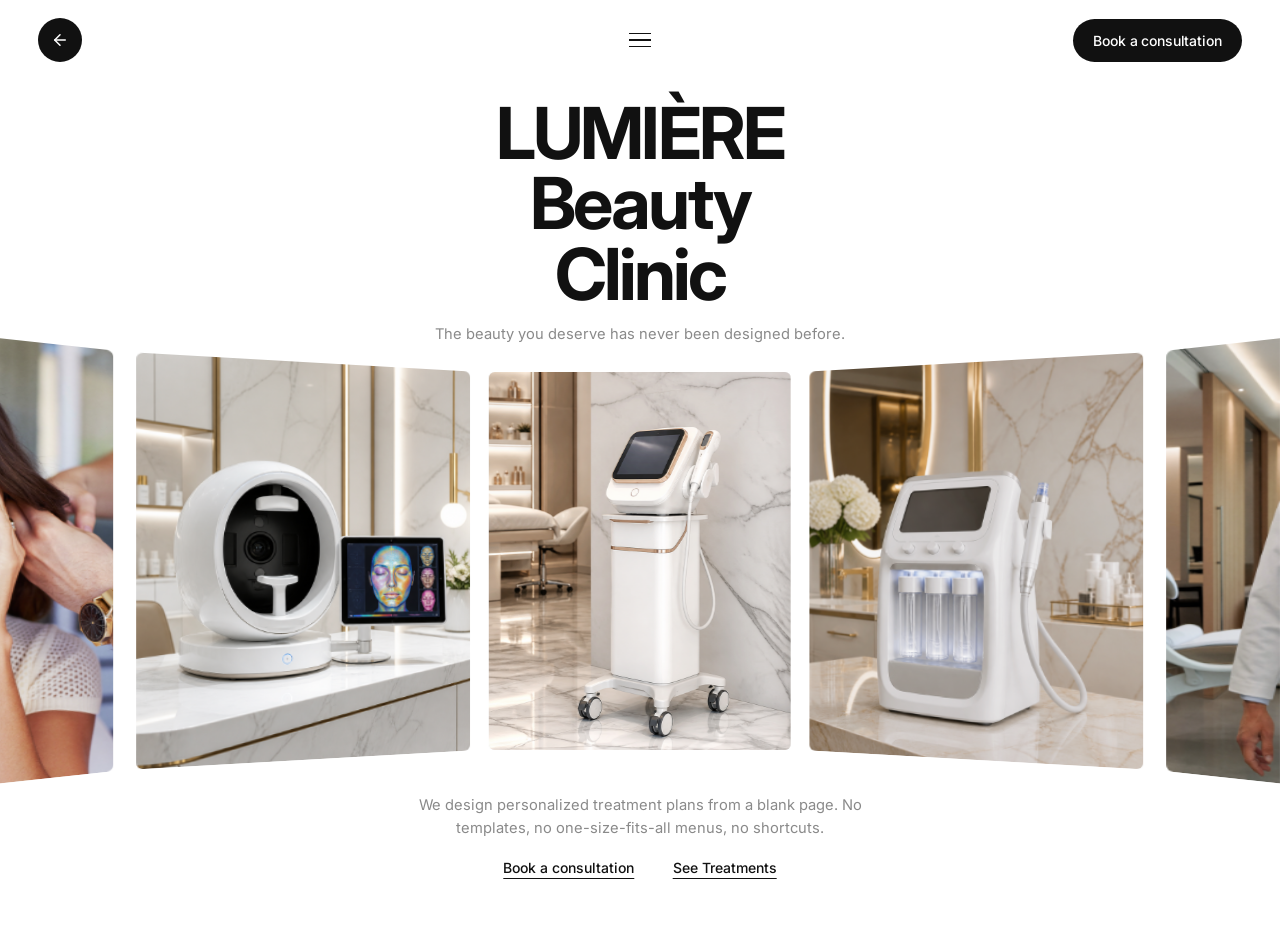
<file: 03/index.html>
<!DOCTYPE html>
<html lang="en">
<head>
<meta charset="UTF-8">
<meta name="viewport" content="width=device-width, initial-scale=1.0, viewport-fit=cover">
<!-- ★クリニック名はここを差し替える -->
<title>LUMIÈRE Beauty Clinic</title>
<link rel="preconnect" href="https://fonts.googleapis.com">
<link rel="preconnect" href="https://fonts.gstatic.com" crossorigin>
<link href="https://fonts.googleapis.com/css2?family=Inter:wght@400;500;700&display=swap" rel="stylesheet">
<style>
  /* ==========================================================
     調整ポイント（数値を変えるだけで見た目を変えられます）
     --card-h   : カードの高さ（画面高さに対する割合）。幅は 4:5 で自動
     --card-gap : カード同士の隙間（カード幅に対する割合）
     湾曲の強さ（円筒の半径R・視点距離）と減速の強さは <script> 冒頭の CFG にあります
     画像の差し替え：<script> 冒頭の IMAGES（★印）のURLを書き換えるだけです
     ========================================================== */
  :root{
    --black:#111;
    --gray:#8a8a8a;
    --gray-soft:#a3a3a3;
    --card-h: min(42vh, 50vw * 1.25);        /* 画面高さの42%。横幅が足りない端末では幅基準で縮小 */
    --card-w: calc(var(--card-h) * 0.8);     /* 縦横比 4:5 */
    --card-gap: calc(var(--card-w) * 0.06);  /* 隙間 = カード幅の6% */
  }

  *{ box-sizing:border-box; margin:0; padding:0; }
  html, body{ overflow-x:hidden; }
  html{ background:#fff; -webkit-text-size-adjust:100%; }
  body{
    font-family:"Inter", system-ui, -apple-system, "Segoe UI", Helvetica, Arial, sans-serif;
    color:var(--black);
    background:#fff;
    min-height:100svh;
    display:flex;
    flex-direction:column;
    -webkit-font-smoothing:antialiased;
  }

  /* 初回表示：見出し→サブコピー→カルーセル→フッターの順に時差フェードイン */
  .fade{
    opacity:0;
    transform:translateY(12px);
    transition:opacity .7s ease, transform .7s cubic-bezier(.2,.7,.2,1);
    transition-delay:var(--d, 0s);
  }
  body.is-ready .fade{ opacity:1; transform:none; }

  /* ---------- Header ---------- */
  .nav{
    display:grid;
    grid-template-columns:1fr auto 1fr;
    align-items:center;
    padding:clamp(14px, 2vw, 18px) clamp(18px, 3vw, 40px);
  }
  .nav__back{
    justify-self:start;
    width:44px; height:44px; border-radius:50%;
    background:var(--black); color:#fff; border:0; cursor:pointer;
    display:grid; place-items:center;
  }
  .nav__back svg{ width:18px; height:18px; display:block; }
  .nav__menu{
    justify-self:center;
    width:44px; height:44px; border:0; background:transparent; cursor:pointer;
    display:flex; flex-direction:column; justify-content:center; align-items:center; gap:5px;
  }
  .nav__menu span{ display:block; width:22px; height:1.5px; background:var(--black); }
  .nav__cta{
    justify-self:end;
    background:var(--black); color:#fff; text-decoration:none;
    font-size:14px; font-weight:500; letter-spacing:-0.01em;
    padding:13px 20px; border-radius:999px; white-space:nowrap;
  }

  /* ---------- Hero copy ---------- */
  .hero{
    text-align:center;
    padding:clamp(8px, 2vh, 28px) 20px 0;
  }
  .hero h1{
    font-size:clamp(38px, 5.6vw, 76px);
    font-weight:700;
    letter-spacing:-0.04em;
    line-height:0.98;
  }
  .hero h1 span{ display:block; white-space:nowrap; }
  .hero .sub{
    margin-top:clamp(12px, 1.8vh, 18px);
    font-size:clamp(14px, 1.15vw, 16px);
    color:var(--gray);
    font-weight:400;
  }

  /* ---------- Curved carousel ---------- */
  .carousel{
    position:relative;
    flex:1 1 auto;
    min-height:calc(var(--card-h) + 2vh);
    overflow:hidden;                  /* 古いブラウザ向け */
    overflow-x:clip; overflow-y:visible;  /* 横だけ切り、遠近で背が伸びた端のカードは縦にはみ出てもOK */
    perspective:1150px;                   /* 実際の値は JS が CFG.perspective から画面幅に合わせて上書き */
    perspective-origin:50% 50%;
    cursor:grab;
    touch-action:pan-y;           /* 横スワイプはカルーセル、縦スワイプはページのスクロールへ */
    user-select:none;
    -webkit-user-select:none;
  }
  .carousel.is-dragging{ cursor:grabbing; }
  .track{
    position:absolute; inset:0;
    transform-style:preserve-3d;
  }
  .card{
    position:absolute;
    left:50%; top:50%;
    width:var(--card-w);
    height:var(--card-h);            /* 全カード同じ幅・同じ高さ */
    border-radius:6px;
    overflow:hidden;
    background:#e9e9e9;
    will-change:transform;
    backface-visibility:hidden;
    -webkit-backface-visibility:hidden;
    visibility:hidden;
  }
  .card__img{
    position:absolute; inset:0;
    width:100%; height:100%;
    object-fit:cover;            /* 縦横比が違う写真でも切り抜いて収める */
    display:block;
    pointer-events:none;
    -webkit-user-drag:none;
  }

  /* ---------- Footer copy ---------- */
  .outro{
    text-align:center;
    padding:clamp(8px, 1.6vh, 14px) 20px clamp(20px, 3vh, 24px);
  }
  .outro p{
    max-width:520px; margin:0 auto;
    font-size:clamp(14px, 1.15vw, 16px);
    line-height:1.6;
    color:var(--gray);
  }
  .outro nav{
    margin-top:clamp(12px, 2vh, 20px);
    display:flex; justify-content:center; gap:clamp(24px, 3vw, 40px);
  }
  .outro nav a{
    color:var(--black); text-decoration:underline; text-underline-offset:5px; text-decoration-thickness:1px;
    font-size:14px; font-weight:500;
  }

  @media (max-width:600px){
    :root{ --card-h: min(38vh, 60vw * 1.25); }   /* スマホ：画面幅に合わせて縮小 */
  }
  @media (max-width:640px){
    .nav__cta{ padding:11px 16px; }
    .nav__back{ width:40px; height:40px; }
  }
  @media (prefers-reduced-motion:reduce){
    body, .hero{ transition:none; }
  }
</style>
</head>
<body>

  <header class="nav">
    <button class="nav__back" type="button" aria-label="Back">
      <svg viewBox="0 0 24 24" fill="none" stroke="currentColor" stroke-width="2" stroke-linecap="round" stroke-linejoin="round" aria-hidden="true">
        <path d="M19 12H5"/><path d="M12 19l-7-7 7-7"/>
      </svg>
    </button>
    <button class="nav__menu" type="button" aria-label="Menu">
      <span></span><span></span><span></span>
    </button>
    <a class="nav__cta" href="#">Book a consultation</a>
  </header>

  <section class="hero">
    <!-- ★クリニック名はここを差し替える（1つの<span>が1行。単語の途中では折り返さない） -->
    <h1 class="fade" style="--d:0s"><span>LUMIÈRE</span><span>Beauty</span><span>Clinic</span></h1>
    <p class="sub fade" style="--d:.15s">The beauty you deserve has never been designed before.</p>
  </section>

  <section class="carousel fade" style="--d:.3s" aria-label="Selected projects">
    <div class="track"><!-- カードは IMAGES 配列から自動生成されます --></div>
  </section>

  <footer class="outro fade" style="--d:.45s">
    <p>We design personalized treatment plans from a blank page. No templates, no one-size-fits-all menus, no shortcuts.</p>
    <nav>
      <a href="#">Book a consultation</a>
      <a href="#">See Treatments</a>
    </nav>
  </footer>

<script>
(function(){
  /* ---------- カーブと動きの設定 ---------- */
  var CFG = {
    R           : 1150, // 円筒の半径(px)。画面幅1440pxのときの値で、画面幅に比例して自動調整。
                        // 小さいほど急カーブ（端のカードが強く手前に迫る）、大きいほど平ら
    perspective : 1150, // 視点までの距離(px)。同じく画面幅に比例。R と同じ値にすると
                        // 「円筒の中心から見ている」状態。R より小さくすると遠近が強まる
    friction    : 0.95  // 慣性の減速率（1に近いほど長く滑る）
  };

  /* ★画像はここを差し替える（URLを書き換えるだけで全カードが入れ替わる） */
  var IMAGES = [
    'assets/images/00001_image.png',
    'assets/images/00002_image.png',
    'assets/images/00003_image.png',
    'assets/images/00004_image.png',
    'assets/images/00005_image.png',
    'assets/images/00006_image.png',
    'assets/images/00007_image.png',
    'assets/images/00008_image.png',
    'assets/images/00009_image.png'
  ];

  var viewport = document.querySelector('.carousel');
  var track    = viewport.querySelector('.track');

  /* IMAGES からカードを生成し、さらに同じ列をもう1周ぶん複製して無限ループにする */
  function makeCard(src){
    var fig = document.createElement('figure');
    fig.className = 'card';
    var img = document.createElement('img');
    img.className = 'card__img';
    img.src = src;
    img.alt = '';
    img.draggable = false;
    img.decoding = 'async';
    fig.appendChild(img);
    return fig;
  }
  track.innerHTML = '';
  IMAGES.concat(IMAGES).forEach(function(src){ track.appendChild(makeCard(src)); });
  var cards = Array.prototype.slice.call(track.children);
  var count = cards.length;

  var step = 0, loop = 0, R = 1150, P = 1150, vw = 0, cardW = 0;
  var x = 0, vx = 0;
  var dragging = false, lastX = 0, lastT = 0, moved = 0;

  function measure(){
    var r   = cards[0].getBoundingClientRect();
    var gap = parseFloat(getComputedStyle(document.documentElement).getPropertyValue('--card-gap')) || 16;
    /* getBoundingClientRect は変形後の幅を返すので offsetWidth を使う */
    cardW  = cards[0].offsetWidth;
    step   = cardW + gap;
    loop   = step * count;
    vw     = viewport.clientWidth;
    var k  = Math.max(vw, 900) / 1440;                   /* 画面幅に比例（狭い画面では急になりすぎないよう下限あり） */
    R      = CFG.R * k;
    P      = CFG.perspective * k;
    viewport.style.perspective = P.toFixed(0) + 'px';
    void r;
  }

  /* 円筒スクリーン方式：
     垂直な円筒（半径R）の内側にカードを貼り、円筒の中心（視点）から正面を見た状態。
     カードは常に垂直・水平のまま。中央からの距離 d に応じて
       角度 θ = d / R
       位置   = (R·sinθ, 0, R·(1-cosθ))  … 端ほど手前（視点側）へ
       向き   = rotateY(-θ)               … 外側の辺が視聴者側に迫る
     を毎フレーム計算する。見た目の大小差は perspective の遠近感だけで生じる */
  function render(){
    var half = loop / 2;
    for (var i = 0; i < count; i++){
      var d = (i * step + x) % loop;
      if (d < 0) d += loop;
      if (d > half) d -= loop;               /* d = 画面中央からの水平距離 (-loop/2 〜 loop/2) */

      var card  = cards[i];
      var theta = d / R;
      var tz    = R * (1 - Math.cos(theta));
      var depth = P - tz;                     /* 視点からカード中心までの奥行き */
      if (Math.abs(theta) > 1.3 || depth < P * 0.2){
        card.style.visibility = 'hidden';     /* 視点の真横〜背後に回ったカードは描画しない */
        continue;
      }
      var tx  = R * Math.sin(theta);
      var sx  = tx * P / depth;               /* 画面上での見かけの位置 */
      if (Math.abs(sx) > vw / 2 + cardW * P / depth){
        card.style.visibility = 'hidden';     /* 画面外のカードは描画しない */
        continue;
      }
      card.style.visibility = 'visible';
      card.style.transform =
        'translate(-50%,-50%) translate3d(' + tx.toFixed(2) + 'px,0,' + tz.toFixed(2) + 'px) ' +
        'rotateY(' + (-theta).toFixed(4) + 'rad)';
    }
  }

  var prevFrame = 0;
  function frame(now){
    /* 慣性は経過時間基準（60Hz/120Hzのどちらでも同じ滑り方になる） */
    var dt = prevFrame ? Math.min(3, (now - prevFrame) / 16.67) : 1;
    prevFrame = now;
    if (!dragging && vx !== 0){
      x  += vx * dt;
      vx *= Math.pow(CFG.friction, dt);
      if (Math.abs(vx) < 0.05) vx = 0;
    }
    render();
    requestAnimationFrame(frame);
  }

  /* ---------- ドラッグ／スワイプ（Pointer Events） ---------- */
  viewport.addEventListener('pointerdown', function(e){
    if (e.pointerType === 'mouse' && e.button !== 0) return;
    dragging = true; moved = 0; vx = 0;
    lastX = e.clientX; lastT = performance.now();
    viewport.classList.add('is-dragging');
    try { viewport.setPointerCapture(e.pointerId); } catch(_){}
  });
  viewport.addEventListener('pointermove', function(e){
    if (!dragging) return;
    var now = performance.now();
    var dx  = e.clientX - lastX;
    var dt  = Math.max(1, now - lastT);
    x += dx; moved += Math.abs(dx);
    /* 速度は直近の動きを重めに平均（1フレーム=16ms換算） */
    vx = vx * 0.6 + (dx / dt * 16) * 0.4;
    lastX = e.clientX; lastT = now;
  });
  function release(e){
    if (!dragging) return;
    dragging = false;
    viewport.classList.remove('is-dragging');
    /* 指を止めてから離した場合は慣性なし */
    if (performance.now() - lastT > 80) vx = 0;
    try { viewport.releasePointerCapture(e.pointerId); } catch(_){}
  }
  viewport.addEventListener('pointerup', release);
  viewport.addEventListener('pointercancel', release);
  viewport.addEventListener('lostpointercapture', function(){ dragging = false; viewport.classList.remove('is-dragging'); });
  viewport.addEventListener('dragstart', function(e){ e.preventDefault(); });

  /* ---------- 初期化 ---------- */
  if ('ResizeObserver' in window){
    new ResizeObserver(function(){ measure(); render(); }).observe(viewport);
  } else {
    window.addEventListener('resize', function(){ measure(); render(); });
  }
  measure();
  render();
  requestAnimationFrame(frame);
  /* 現在のスクロール量を外から読めるようにしておく（デバッグ用・動作には影響なし） */
  Object.defineProperty(viewport, 'offsetX3D', { get: function(){ return x; } });

  /* ページ全体をふわっと表示（フォント読込を少し待つ。長引く場合は待たずに表示） */
  var shown = false;
  function reveal(){ if (shown) return; shown = true; document.body.classList.add('is-ready'); measure(); render(); }
  if (document.fonts && document.fonts.ready){ document.fonts.ready.then(reveal); }
  setTimeout(reveal, 900);
})();
</script>
</body>
</html>
</file>
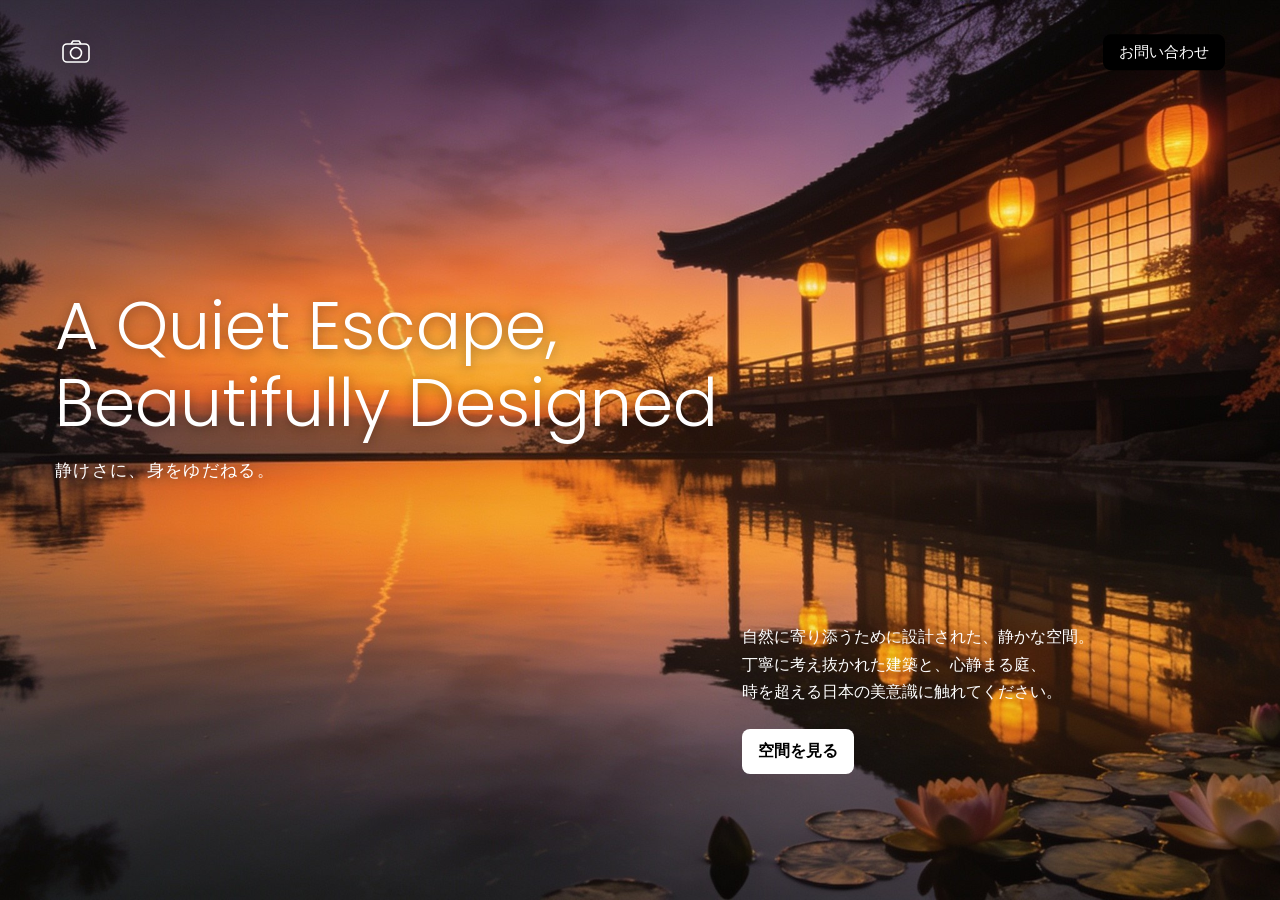
<file: 05/index.html>
<!DOCTYPE html>
<html lang="en">
<head>
<meta charset="UTF-8">
<meta name="viewport" content="width=device-width, initial-scale=1">
<title>A Quiet Escape</title>
<link rel="preconnect" href="https://fonts.googleapis.com">
<link href="https://fonts.googleapis.com/css2?family=Poppins:wght@300;500;600&display=swap" rel="stylesheet">
<script>
const HERO_IMAGE = "hero.jpg";

const RIPPLE_MAX      = 12;    // 同時に保持する波紋の数
const RIPPLE_RADIUS   = 0.18;  // 波紋の最大半径（画面幅比）
const RIPPLE_SPEED    = 0.9;   // 広がる速さ
const RIPPLE_DECAY    = 1.6;   // 減衰の速さ（大きいほど早く消える）
const RIPPLE_STRENGTH = 0.012; // 歪みの強さ
const RIPPLE_FREQ     = 60.0;  // 波の細かさ
</script>
<style>
*{box-sizing:border-box;margin:0;padding:0}
html,body{height:100%;overflow:hidden}
body{
  font-family:"Poppins",Arial,Helvetica,sans-serif;
  color:#fff;
  background:#000;
  position:relative;width:100vw;height:100vh;
}
#hero-img{position:absolute;inset:0;width:100%;height:100%;object-fit:cover;display:none}
#hero-img.ready{display:block}
#gl{position:absolute;inset:0;width:100%;height:100%;display:block}
.txt{text-shadow:rgba(0,0,0,.35) 0 2px 12px}
nav{position:absolute;top:32px;left:0;right:0;height:40px;z-index:2}
.logo{position:absolute;left:60px;top:50%;transform:translateY(-50%);display:flex}
.logo svg{width:32px;height:32px;filter:drop-shadow(rgba(0,0,0,.35) 0 2px 12px)}
.menu{position:absolute;left:50%;top:50%;transform:translate(-50%,-50%);display:flex;gap:8px}
.menu a{background:#fff;color:#000;border-radius:6px;padding:6px 12px;font-size:15px;text-decoration:none;line-height:1.3;white-space:nowrap}
.contact{position:absolute;right:55px;top:50%;transform:translateY(-50%);background:#000;color:#fff;border-radius:8px;padding:8px 16px;font-size:15px;text-decoration:none;line-height:1.3}
.burger{display:none;position:absolute;right:24px;top:50%;transform:translateY(-50%);width:44px;height:44px;border-radius:50%;background:#fff;border:0;cursor:pointer;flex-direction:column;align-items:center;justify-content:center;gap:5px;z-index:4}
.burger span{display:block;width:18px;height:2px;background:#000;border-radius:1px}
.overlay{display:none;position:fixed;inset:0;background:rgba(10,8,6,.94);z-index:3;flex-direction:column;align-items:center;justify-content:center;gap:28px}
.overlay a{color:#fff;text-decoration:none;font-size:28px;font-weight:300}
.overlay .contact{position:static;transform:none;background:#fff;color:#000;font-size:18px;padding:12px 24px}
body.menu-open .overlay{display:flex}
h1{position:absolute;left:55px;top:32%;font-size:clamp(40px,5.2vw,72px);font-weight:300;line-height:1.15;z-index:2}
.desc{position:absolute;left:58%;bottom:14%;max-width:520px;z-index:2}
.desc p{font-size:18px;font-weight:500;line-height:1.35}
.ja{font-family:"Hiragino Sans","Noto Sans JP","Yu Gothic",sans-serif}
h1 .tag{display:block;font-size:clamp(16px,1.3vw,20px);font-weight:400;letter-spacing:0.08em;margin-top:20px}
.desc p.ja{font-size:16px;line-height:1.7}
.cta{display:inline-block;margin-top:24px;background:#fff;color:#000;border-radius:8px;padding:12px 16px;font-weight:600;font-size:16px;text-decoration:none;text-shadow:none}
@media (max-width:900px){
  .menu,.contact.top{display:none}
  .burger{display:flex}
  .logo{left:24px}
  h1{left:24px;right:24px}
  .desc{left:24px;right:24px;max-width:none}
}
</style>
</head>
<body>
<img id="hero-img" alt="">
<canvas id="gl"></canvas>

<nav>
  <a class="logo" href="#" aria-label="Home">
    <svg viewBox="0 0 32 32" fill="none" stroke="#fff" stroke-width="1.6" stroke-linejoin="round">
      <rect x="3" y="8" width="26" height="18" rx="4"/>
      <circle cx="16" cy="17" r="5.5"/>
      <path d="M11 8l2-3h6l2 3"/>
    </svg>
  </a>
  <div class="menu">
  </div>
  <a class="contact top ja" href="#">お問い合わせ</a>
  <button class="burger" aria-label="Menu" onclick="document.body.classList.toggle('menu-open')"><span></span><span></span><span></span></button>
</nav>

<div class="overlay" onclick="document.body.classList.remove('menu-open')">
  <a class="contact ja" href="#">お問い合わせ</a>
</div>

<h1 class="txt">A Quiet Escape,<br>Beautifully Designed<span class="tag ja">静けさに、身をゆだねる。</span></h1>

<div class="desc">
  <p class="txt ja">自然に寄り添うために設計された、静かな空間。<br>丁寧に考え抜かれた建築と、心静まる庭、<br>時を超える日本の美意識に触れてください。</p>
  <a class="cta ja" href="#">空間を見る</a>
</div>

<script>
(function(){
  const img = document.getElementById('hero-img');
  const canvas = document.getElementById('gl');
  const reduced = matchMedia('(prefers-reduced-motion: reduce)').matches;

  img.addEventListener('load', () => { img.classList.add('ready'); if (!reduced) startGL(); });
  img.addEventListener('error', () => { img.classList.remove('ready'); canvas.style.display = 'none'; });
  img.src = HERO_IMAGE;

  function startGL(){
    const gl = canvas.getContext('webgl', { alpha: true, premultipliedAlpha: false });
    if (!gl) return;

    const vs = `attribute vec2 p;varying vec2 v;void main(){v=p*.5+.5;v.y=1.-v.y;gl_Position=vec4(p,0.,1.);}`;
    const fs = `precision highp float;
      varying vec2 v;
      uniform sampler2D tex;
      uniform vec2 res, imgRes;
      uniform float time;
      uniform vec2 rc[${RIPPLE_MAX}];
      uniform float rt[${RIPPLE_MAX}];
      void main(){
        float asp = res.x/res.y;
        vec2 q = vec2(v.x*asp, v.y);
        vec2 off = vec2(0.);
        for(int i=0;i<${RIPPLE_MAX};i++){
          float age = time - rt[i];
          if(rt[i] < 0. || age < 0.) continue;
          vec2 c = vec2(rc[i].x*asp, rc[i].y);
          vec2 d = q - c;
          float dist = length(d);
          float R = ${RIPPLE_RADIUS.toFixed(4)} * asp;
          float front = age * ${RIPPLE_SPEED.toFixed(4)} * R;
          float env = exp(-age*${RIPPLE_DECAY.toFixed(4)});
          float ring = 1. - smoothstep(0., R, abs(dist-front));
          float spatial = 1. - smoothstep(0., R, dist);
          float w = sin(dist*${RIPPLE_FREQ.toFixed(2)} - age*${RIPPLE_SPEED.toFixed(4)}*6.);
          off += (dist>1e-4 ? d/dist : vec2(0.)) * w * env * ring * spatial * ${RIPPLE_STRENGTH.toFixed(5)};
        }
        vec2 uv = v + off;
        // object-fit: cover
        float ca = res.x/res.y, ia = imgRes.x/imgRes.y;
        vec2 s = vec2(1.), o = vec2(0.);
        if(ca > ia){ s.y = ia/ca; o.y = (1.-s.y)*.5; } else { s.x = ca/ia; o.x = (1.-s.x)*.5; }
        uv = uv*s + o;
        gl_FragColor = texture2D(tex, clamp(uv, 0., 1.));
      }`;
    const sh = (t, s) => { const h = gl.createShader(t); gl.shaderSource(h, s); gl.compileShader(h); return h; };
    const prog = gl.createProgram();
    gl.attachShader(prog, sh(gl.VERTEX_SHADER, vs));
    gl.attachShader(prog, sh(gl.FRAGMENT_SHADER, fs));
    gl.linkProgram(prog);
    if (!gl.getProgramParameter(prog, gl.LINK_STATUS)) { canvas.style.display = 'none'; return; }
    gl.useProgram(prog);

    const buf = gl.createBuffer();
    gl.bindBuffer(gl.ARRAY_BUFFER, buf);
    gl.bufferData(gl.ARRAY_BUFFER, new Float32Array([-1,-1, 1,-1, -1,1, 1,1]), gl.STATIC_DRAW);
    const loc = gl.getAttribLocation(prog, 'p');
    gl.enableVertexAttribArray(loc);
    gl.vertexAttribPointer(loc, 2, gl.FLOAT, false, 0, 0);

    const tex = gl.createTexture();
    gl.bindTexture(gl.TEXTURE_2D, tex);
    gl.texParameteri(gl.TEXTURE_2D, gl.TEXTURE_WRAP_S, gl.CLAMP_TO_EDGE);
    gl.texParameteri(gl.TEXTURE_2D, gl.TEXTURE_WRAP_T, gl.CLAMP_TO_EDGE);
    gl.texParameteri(gl.TEXTURE_2D, gl.TEXTURE_MIN_FILTER, gl.LINEAR);
    gl.texParameteri(gl.TEXTURE_2D, gl.TEXTURE_MAG_FILTER, gl.LINEAR);
    gl.texImage2D(gl.TEXTURE_2D, 0, gl.RGBA, gl.RGBA, gl.UNSIGNED_BYTE, img);

    const uRes = gl.getUniformLocation(prog, 'res');
    const uImg = gl.getUniformLocation(prog, 'imgRes');
    const uTime = gl.getUniformLocation(prog, 'time');
    const uRc = gl.getUniformLocation(prog, 'rc');
    const uRt = gl.getUniformLocation(prog, 'rt');
    gl.uniform2f(uImg, img.naturalWidth, img.naturalHeight);

    const centers = new Float32Array(RIPPLE_MAX * 2);
    const times = new Float32Array(RIPPLE_MAX).fill(-1);
    let head = 0, lastX = -1, lastY = -1, lastT = 0;
    const t0 = performance.now();
    const now = () => (performance.now() - t0) / 1000;

    function addRipple(cx, cy){
      const t = now();
      const dx = cx - lastX, dy = cy - lastY;
      if (lastX >= 0 && dx*dx + dy*dy < 0.0002 && t - lastT < 0.05) return;
      lastX = cx; lastY = cy; lastT = t;
      centers[head*2] = cx; centers[head*2+1] = cy; times[head] = t;
      head = (head + 1) % RIPPLE_MAX;
    }
    const onMove = (x, y) => addRipple(x / innerWidth, y / innerHeight);
    window.addEventListener('mousemove', e => onMove(e.clientX, e.clientY));
    window.addEventListener('touchmove', e => { const t = e.touches[0]; if (t) onMove(t.clientX, t.clientY); }, { passive: true });

    function resize(){
      const dpr = Math.min(devicePixelRatio || 1, 2);
      canvas.width = innerWidth * dpr; canvas.height = innerHeight * dpr;
      gl.viewport(0, 0, canvas.width, canvas.height);
      gl.uniform2f(uRes, canvas.width, canvas.height);
    }
    window.addEventListener('resize', resize);
    resize();

    function frame(){
      gl.uniform1f(uTime, now());
      gl.uniform2fv(uRc, centers);
      gl.uniform1fv(uRt, times);
      gl.drawArrays(gl.TRIANGLE_STRIP, 0, 4);
      requestAnimationFrame(frame);
    }
    frame();
  }
})();
</script>
</body>
</html>
</file>
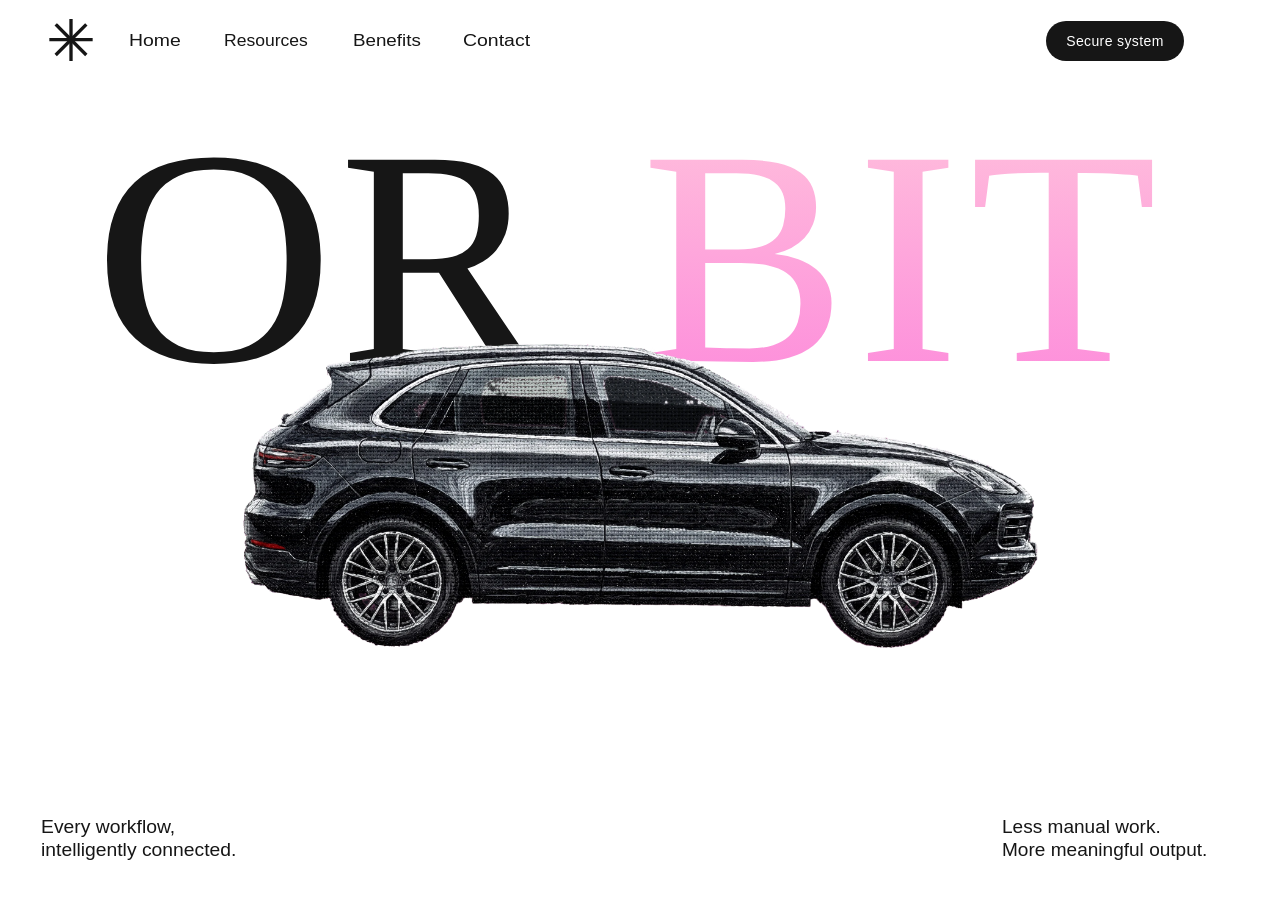
<file: 06/index.html>
<!doctype html>
<html lang="en" class="anim">
<head>
  <meta charset="utf-8">
  <meta name="viewport" content="width=device-width, initial-scale=1, viewport-fit=cover">
  <meta name="theme-color" content="#ffffff">
  <title>Orbit — Secure system</title>
  <script>
    const LILY_FRONT = "car-a.webp";
    const LILY_REVEAL = "car-b.webp";
  </script>
  <style>
    :root{
      --ink:#161616;
      --surface:#ffffff;
      --orb-reveal:cubic-bezier(.16,1,.3,1);
      --orb-soft:cubic-bezier(.25,.8,.28,1);
    }
    html,body{width:100%;height:100%;margin:0;overflow:hidden;background:#ffffff}
    body{font-family:Arial,Helvetica,sans-serif;color:var(--ink);-webkit-font-smoothing:antialiased;-moz-osx-font-smoothing:grayscale}
    .viewport{position:fixed;inset:0;background:var(--surface)}
    .stage{position:absolute;inset:0;contain:strict;isolation:isolate;overflow:hidden}

    /* Brand mark */
    .brand-mark{position:absolute;z-index:4;top:2.141745dvh;left:3.854167vw;width:clamp(34px,min(3.4375vw,5.2dvh),66px);height:auto;fill:none;stroke:var(--ink);stroke-width:5px;stroke-linecap:square}

    /* Primary nav */
    .primary-nav{position:absolute;inset:0;z-index:4;margin:0;padding:0;list-style:none;pointer-events:none}
    .primary-nav li{position:absolute;top:3.426791dvh;transform-origin:left top;white-space:nowrap}
    .primary-nav li:nth-child(1){left:10.104167vw;transform:scaleX(1.165)}
    .primary-nav li:nth-child(2){left:17.526042vw;transform:scaleX(1.052)}
    .primary-nav li:nth-child(3){left:27.578125vw;transform:scaleX(1.126)}
    .primary-nav li:nth-child(4){left:36.171875vw;transform:scaleX(1.168)}
    .primary-nav a{display:inline-block;pointer-events:auto;color:var(--ink);text-decoration:none;font-size:clamp(13px,min(1.302083vw,2.05dvh),25px);line-height:1.2}

    /* Pill */
    .pill{position:absolute;z-index:4;top:2.336449dvh;right:7.5vw;height:clamp(34px,4.439252dvh,57px);display:inline-flex;align-items:center;padding:0 1.45em;border-radius:999px;background:#161616;color:#fff;text-decoration:none;font-size:clamp(12px,min(1.09375vw,1.75dvh),21px);letter-spacing:.026923em;white-space:nowrap}

    /* Wordmark */
    .orbit-word{position:absolute;z-index:1;top:11.565421dvh;left:0;width:100%;text-align:center;text-indent:-.02em;box-sizing:border-box;margin:0;font-family:"Times New Roman",Times,serif;font-weight:400;font-size:min(24vw,55dvh);line-height:1;letter-spacing:.033708em;white-space:nowrap}
    .orbit-word__mask{display:block}
    .orbit-word__inner{display:inline-block}
    .orbit-word__white{color:#161616}
    .orbit-word__o{display:inline-block;transform:scaleX(1.0866);transform-origin:left center;margin-right:.042135em}
    .orbit-word__pink{background:linear-gradient(180deg,#ffc5dc 0%,#fd86db 100%);-webkit-background-clip:text;background-clip:text;color:transparent;-webkit-text-fill-color:transparent}

    /* Flower */
    .flower{position:absolute;z-index:2;top:38dvh;left:50%;width:min(62vw,125dvh);transform:translateX(-50%);pointer-events:none}
    .flower__sizer{display:block;width:100%;height:auto;visibility:hidden}
    .flower__layer{position:absolute;inset:0}
    .flower__layer img{display:block;width:100%;height:100%;object-fit:cover}
    .flower__layer--top{-webkit-mask-image:linear-gradient(#0000,#0000);mask-image:linear-gradient(#0000,#0000)}
    .flower.is-fallback{height:calc(min(62vw,125dvh) / 2.6)}
    .flower.is-fallback img{visibility:hidden}
    .flower.is-fallback .flower__layer--bg{background:rgba(253,134,219,.35)}
    .flower.is-fallback .flower__layer--top{background:rgba(255,197,220,.7)}

    /* Corner copy */
    .support-copy{position:absolute;z-index:3;bottom:4.361371dvh;margin:0;color:#161616;font-size:clamp(14px,min(1.40625vw,2.102804dvh),27px);line-height:1.25;white-space:nowrap;transform-origin:left bottom}
    .support-copy--left{left:3.177083vw;transform:scaleX(1.073)}
    .support-copy--right{left:78.28125vw;transform:scaleX(1.058)}
    .support-copy__inner{display:block}

    /* Mobile chrome */
    .burger,.scrim,.sheet{display:none}
    .burger{position:absolute;z-index:12;top:2.141745dvh;right:4.5vw;width:48px;height:48px;padding:0;border:1px solid rgba(22,22,22,.15);border-radius:50%;background:#fff;box-shadow:0 2px 12px rgba(0,0,0,.14);cursor:pointer;align-items:center;justify-content:center;flex-direction:column;gap:5px}
    .burger span{display:block;width:18px;height:2px;background:#161616;transition:transform .3s var(--orb-soft),opacity .3s}
    .is-open .burger span:nth-child(1){transform:translateY(7px) rotate(45deg)}
    .is-open .burger span:nth-child(2){opacity:0}
    .is-open .burger span:nth-child(3){transform:translateY(-7px) rotate(-45deg)}
    .scrim{position:absolute;inset:0;z-index:9;border:0;padding:0;background:rgba(22,22,22,.32);opacity:0;pointer-events:none;transition:opacity .3s}
    .is-open .scrim{opacity:1;pointer-events:auto}
    .sheet{position:absolute;z-index:10;top:0;right:0;height:100%;width:min(78vw,360px);padding:14dvh 8vw 0;box-sizing:border-box;background:rgba(255,255,255,.82);-webkit-backdrop-filter:blur(18px);backdrop-filter:blur(18px);border-left:1px solid rgba(22,22,22,.08);transform:translateX(100%);transition:transform .42s var(--orb-reveal)}
    .is-open .sheet{transform:translateX(0)}
    .sheet ul{list-style:none;margin:0;padding:0;display:flex;flex-direction:column;gap:1.4em}
    .sheet a{color:#161616;text-decoration:none;font-size:clamp(22px,6vw,32px)}

    @media (max-width:900px),(max-aspect-ratio:4/5){
      .pill,.primary-nav{display:none}
      .burger{display:flex}
      .scrim,.sheet{display:block}
    }
    @media (max-aspect-ratio:4/5){
      .flower{left:50%;top:32dvh;width:min(96vw,140dvh)}
      .flower.is-fallback{height:calc(min(96vw,140dvh) / 2.6)}
      .orbit-word{font-size:min(27.5vw,18dvh)}
      .support-copy{white-space:normal;max-width:42vw}
      .support-copy--right{left:auto;right:3.177083vw;text-align:right;transform-origin:right bottom}
    }

    /* Entrance */
    @keyframes orb-word{from{transform:translateY(118%)}to{transform:translateY(0)}}
    @keyframes orb-subject{from{opacity:0;transform:translateX(-50%) translateY(3.4dvh)}to{opacity:1;transform:translateX(-50%) translateY(0)}}
    @keyframes orb-corner{from{opacity:0;transform:translateY(1.4dvh)}to{opacity:1;transform:translateY(0)}}
    @keyframes orb-quiet{from{opacity:0;transform:translateY(.9dvh)}to{opacity:1;transform:translateY(0)}}
    @keyframes orb-dim{from{opacity:0}to{opacity:1}}
    html.anim .brand-mark{animation:orb-quiet 620ms var(--orb-soft) 100ms both}
    html.anim .primary-nav li:nth-child(1) a{animation:orb-dim 550ms var(--orb-soft) 180ms both}
    html.anim .primary-nav li:nth-child(2) a{animation:orb-dim 550ms var(--orb-soft) 225ms both}
    html.anim .primary-nav li:nth-child(3) a{animation:orb-dim 550ms var(--orb-soft) 270ms both}
    html.anim .primary-nav li:nth-child(4) a{animation:orb-dim 550ms var(--orb-soft) 315ms both}
    html.anim .pill{animation:orb-quiet 620ms var(--orb-soft) 340ms both}
    html.anim .orbit-word__mask{overflow:hidden;padding:.25em 0 .12em;margin:-.25em 0 -.12em}
    html.anim .orbit-word__inner{animation:orb-word 1150ms var(--orb-reveal) 300ms both}
    html.anim .flower{animation:orb-subject 1150ms var(--orb-reveal) 660ms both}
    html.anim .support-copy__inner{animation:orb-corner 720ms var(--orb-soft) 980ms both}
    @media (max-width:900px),(max-aspect-ratio:4/5){
      html.anim .burger{animation:orb-quiet 620ms var(--orb-soft) 220ms both}
      html.anim .orbit-word__inner{animation-delay:240ms}
      html.anim .flower{animation-delay:540ms}
      html.anim .support-copy__inner{animation-delay:820ms}
    }
    @media (prefers-reduced-motion:reduce){
      html.anim .brand-mark,html.anim .primary-nav a,html.anim .pill,html.anim .orbit-word__inner,html.anim .flower,html.anim .support-copy__inner,html.anim .burger{animation:none}
      html.anim .orbit-word__mask{overflow:visible;padding:0;margin:0}
      html.anim .stage{animation:orb-dim 280ms linear both}
    }
  </style>
</head>
<body>
  <main class="viewport">
    <section class="stage" id="stage">

      <svg class="brand-mark" viewBox="0 0 66 62" role="img" aria-label="Orbit">
        <line x1="33" y1="1" x2="33" y2="61"></line>
        <line x1="3" y1="31" x2="63" y2="31"></line>
        <line x1="11.8" y1="9.8" x2="54.2" y2="52.2"></line>
        <line x1="54.2" y1="9.8" x2="11.8" y2="52.2"></line>
      </svg>

      <ul class="primary-nav" aria-label="Primary">
        <li><a href="#home">Home</a></li>
        <li><a href="#resources">Resources</a></li>
        <li><a href="#benefits">Benefits</a></li>
        <li><a href="#contact">Contact</a></li>
      </ul>

      <a class="pill" href="#secure">Secure system</a>

      <h1 class="orbit-word" id="orbit-title" aria-label="Orbit">
        <span class="orbit-word__mask">
          <span class="orbit-word__inner">
            <span class="orbit-word__white"><span class="orbit-word__o">O</span>R</span>
            <span class="orbit-word__pink">BIT</span>
          </span>
        </span>
      </h1>

      <div class="flower" id="flower">
        <img class="flower__sizer" data-lily="front" alt="" aria-hidden="true">
        <div class="flower__layer flower__layer--bg" id="layer-bg">
          <img data-lily="front" alt="Sketched black Porsche SUV, side view">
        </div>
        <div class="flower__layer flower__layer--top" id="layer-top" aria-hidden="true">
          <img data-lily="reveal" alt="">
        </div>
      </div>

      <p class="support-copy support-copy--left"><span class="support-copy__inner">Every workflow,<br>intelligently connected.</span></p>
      <p class="support-copy support-copy--right"><span class="support-copy__inner">Less manual work.<br>More meaningful output.</span></p>

      <button class="burger" id="burger" type="button" aria-label="Open menu" aria-expanded="false" aria-controls="sheet"><span></span><span></span><span></span></button>
      <button class="scrim" id="scrim" type="button" aria-label="Close menu" tabindex="-1"></button>
      <nav class="sheet" id="sheet" aria-label="Menu" inert>
        <ul>
          <li><a href="#home">Home</a></li>
          <li><a href="#resources">Resources</a></li>
          <li><a href="#benefits">Benefits</a></li>
          <li><a href="#contact">Contact</a></li>
        </ul>
      </nav>

    </section>
  </main>

  <script>
  (() => {
    /* Images from constants only */
    const flower = document.getElementById('flower');
    document.querySelectorAll('img[data-lily]').forEach(img => {
      img.addEventListener('error', () => flower.classList.add('is-fallback'), { once: true });
      img.src = img.dataset.lily === 'front' ? LILY_FRONT : LILY_REVEAL;
    });

    /* Entrance: remove .anim after last orb-* animation */
    const root = document.documentElement;
    let animDone = false;
    const finishAnim = () => { if (animDone) return; animDone = true; root.classList.remove('anim'); };
    requestAnimationFrame(() => {
      const anims = document.getAnimations().filter(a => a.animationName && a.animationName.startsWith('orb-'));
      if (!anims.length) { finishAnim(); return; }
      Promise.all(anims.map(a => a.finished)).then(finishAnim, finishAnim);
    });
    setTimeout(finishAnim, 6000);

    /* Morph-reveal trail */
    const TRAIL_MAX_POINTS = 60, TRAIL_HEAD_R = 140, TRAIL_NOISE_AMP = 44, TRAIL_BLOB_PTS = 24,
          TRAIL_FADE_SPEED = 0.92, TRAIL_SAMPLE_DIST = 8;
    const CANVAS_SCALE = 0.5;

    function drawMorphBlob(ctx, cx, cy, r, t, seed, s) {
      if (r < 2) return;
      const pts = [];
      for (let i = 0; i < TRAIL_BLOB_PTS; i++) {
        const angle = (i / TRAIL_BLOB_PTS) * Math.PI * 2;
        const n1 = Math.sin(angle * 3 + t * 1.4 + seed) * 0.45;
        const n2 = Math.sin(angle * 5 - t * 0.9 + seed * 2.3) * 0.3;
        const n3 = Math.cos(angle * 2 + t * 1.8 + seed * 0.7) * 0.25;
        const noise = (n1 + n2 + n3) * TRAIL_NOISE_AMP * (r / TRAIL_HEAD_R);
        const rr = (r + noise) * s;
        pts.push({ x: cx * s + Math.cos(angle) * rr, y: cy * s + Math.sin(angle) * rr });
      }
      ctx.beginPath();
      const n = pts.length;
      let m = { x: (pts[0].x + pts[n - 1].x) / 2, y: (pts[0].y + pts[n - 1].y) / 2 };
      ctx.moveTo(m.x, m.y);
      for (let i = 0; i < n; i++) {
        const p = pts[i], q = pts[(i + 1) % n];
        const mid = { x: (p.x + q.x) / 2, y: (p.y + q.y) / 2 };
        ctx.quadraticCurveTo(p.x, p.y, mid.x, mid.y);
      }
      ctx.closePath();
      ctx.fillStyle = '#fff';
      ctx.fill();
    }

    class MorphTrailLayer {
      constructor(el, invert) {
        this.el = el; this.invert = invert;
        this.canvas = document.createElement('canvas');
        this.canvas.style.display = 'none';
        document.body.appendChild(this.canvas);
        this.ctx = this.canvas.getContext('2d');
      }
      resize(w, h) {
        this.canvas.width = Math.max(1, Math.round(w * CANVAS_SCALE));
        this.canvas.height = Math.max(1, Math.round(h * CANVAS_SCALE));
      }
      render(points, head, time) {
        const { ctx, canvas } = this;
        ctx.globalCompositeOperation = 'source-over';
        ctx.globalAlpha = 1;
        ctx.clearRect(0, 0, canvas.width, canvas.height);
        if (!this.invert) {
          ctx.fillStyle = '#fff';
          ctx.fillRect(0, 0, canvas.width, canvas.height);
          ctx.globalCompositeOperation = 'destination-out';
        }
        for (const p of points) {
          ctx.globalAlpha = p.alpha;
          drawMorphBlob(ctx, p.x, p.y, p.r, time, p.seed, CANVAS_SCALE);
        }
        if (head) { ctx.globalAlpha = 1; drawMorphBlob(ctx, head.x, head.y, head.r, time, head.seed, CANVAS_SCALE); }
        ctx.globalAlpha = 1;
        const url = `url(${canvas.toDataURL()})`;
        const st = this.el.style;
        st.webkitMaskImage = st.maskImage = url;
        st.webkitMaskSize = st.maskSize = '100% 100%';
        st.webkitMaskRepeat = st.maskRepeat = 'no-repeat';
      }
      idle() {
        const st = this.el.style;
        const v = this.invert ? 'linear-gradient(#0000, #0000)' : 'none';
        st.webkitMaskImage = st.maskImage = v;
      }
    }

    const stage = document.getElementById('stage');
    const layerBg = new MorphTrailLayer(document.getElementById('layer-bg'), false);
    const layerTop = new MorphTrailLayer(document.getElementById('layer-top'), true);

    let fw = 1, fh = 1;
    const syncSize = () => {
      const r = flower.getBoundingClientRect();
      fw = r.width || 1; fh = r.height || 1;
      layerBg.resize(fw, fh); layerTop.resize(fw, fh);
    };
    new ResizeObserver(syncSize).observe(flower);
    window.addEventListener('resize', syncSize);
    syncSize();

    const points = [];
    let hovering = false, headRadius = 0, time = 0, raf = 0;
    const mouse = { x: 0, y: 0 };
    const headSeed = Math.random() * 100;
    let lastSample = null;

    const toFlowerSpace = e => {
      const r = flower.getBoundingClientRect();
      const sx = fw / (r.width || 1), sy = fh / (r.height || 1);
      mouse.x = (e.clientX - r.left) * sx;
      mouse.y = (e.clientY - r.top) * sy;
    };

    function frame() {
      const targetR = hovering ? TRAIL_HEAD_R : 0;
      headRadius += (targetR - headRadius) * (hovering ? 0.14 : 0.04);
      if (hovering && headRadius > 5) {
        const d = lastSample ? Math.hypot(mouse.x - lastSample.x, mouse.y - lastSample.y) : Infinity;
        if (d > TRAIL_SAMPLE_DIST) {
          points.push({ x: mouse.x, y: mouse.y, r: headRadius, alpha: 1, seed: Math.random() * 100 });
          if (points.length > TRAIL_MAX_POINTS) points.splice(0, points.length - TRAIL_MAX_POINTS);
          lastSample = { x: mouse.x, y: mouse.y };
        }
      }
      for (let i = points.length - 1; i >= 0; i--) {
        const p = points[i];
        p.alpha *= TRAIL_FADE_SPEED; p.r *= 0.995;
        if (p.alpha < 0.01) points.splice(i, 1);
      }
      time += 0.016;
      const head = headRadius > 2 ? { x: mouse.x, y: mouse.y, r: headRadius, seed: headSeed } : null;
      if (points.length || head) {
        layerBg.render(points, head, time);
        layerTop.render(points, head, time);
        raf = requestAnimationFrame(frame);
      } else {
        layerBg.idle(); layerTop.idle();
        headRadius = 0; lastSample = null; raf = 0;
      }
    }
    const wake = () => { if (!raf) raf = requestAnimationFrame(frame); };

    stage.addEventListener('mouseenter', e => { hovering = true; toFlowerSpace(e); wake(); });
    stage.addEventListener('mousemove', e => { hovering = true; toFlowerSpace(e); wake(); });
    stage.addEventListener('mouseleave', () => { hovering = false; wake(); });

    /* Mobile menu */
    const burger = document.getElementById('burger');
    const scrim = document.getElementById('scrim');
    const sheet = document.getElementById('sheet');
    const focusables = () => Array.from(sheet.querySelectorAll('a[href]'));
    let open = false;
    const setOpen = v => {
      open = v;
      document.body.classList.toggle('is-open', v);
      burger.setAttribute('aria-expanded', String(v));
      burger.setAttribute('aria-label', v ? 'Close menu' : 'Open menu');
      if (v) { sheet.removeAttribute('inert'); scrim.tabIndex = 0; focusables()[0]?.focus(); }
      else { sheet.setAttribute('inert', ''); scrim.tabIndex = -1; burger.focus(); }
    };
    burger.addEventListener('click', () => setOpen(!open));
    scrim.addEventListener('click', () => setOpen(false));
    sheet.addEventListener('click', e => { if (e.target.closest('a')) setOpen(false); });
    document.addEventListener('keydown', e => {
      if (!open) return;
      if (e.key === 'Escape') { e.preventDefault(); setOpen(false); return; }
      if (e.key === 'Tab') {
        const f = focusables(); if (!f.length) return;
        const first = f[0], last = f[f.length - 1];
        if (e.shiftKey && (document.activeElement === first || !sheet.contains(document.activeElement))) { e.preventDefault(); last.focus(); }
        else if (!e.shiftKey && (document.activeElement === last || !sheet.contains(document.activeElement))) { e.preventDefault(); first.focus(); }
      }
    });
    const mq = window.matchMedia('(max-width: 900px), (max-aspect-ratio: 4 / 5)');
    mq.addEventListener('change', () => { if (!mq.matches && open) setOpen(false); });
  })();
  </script>
</body>
</html>
</file>
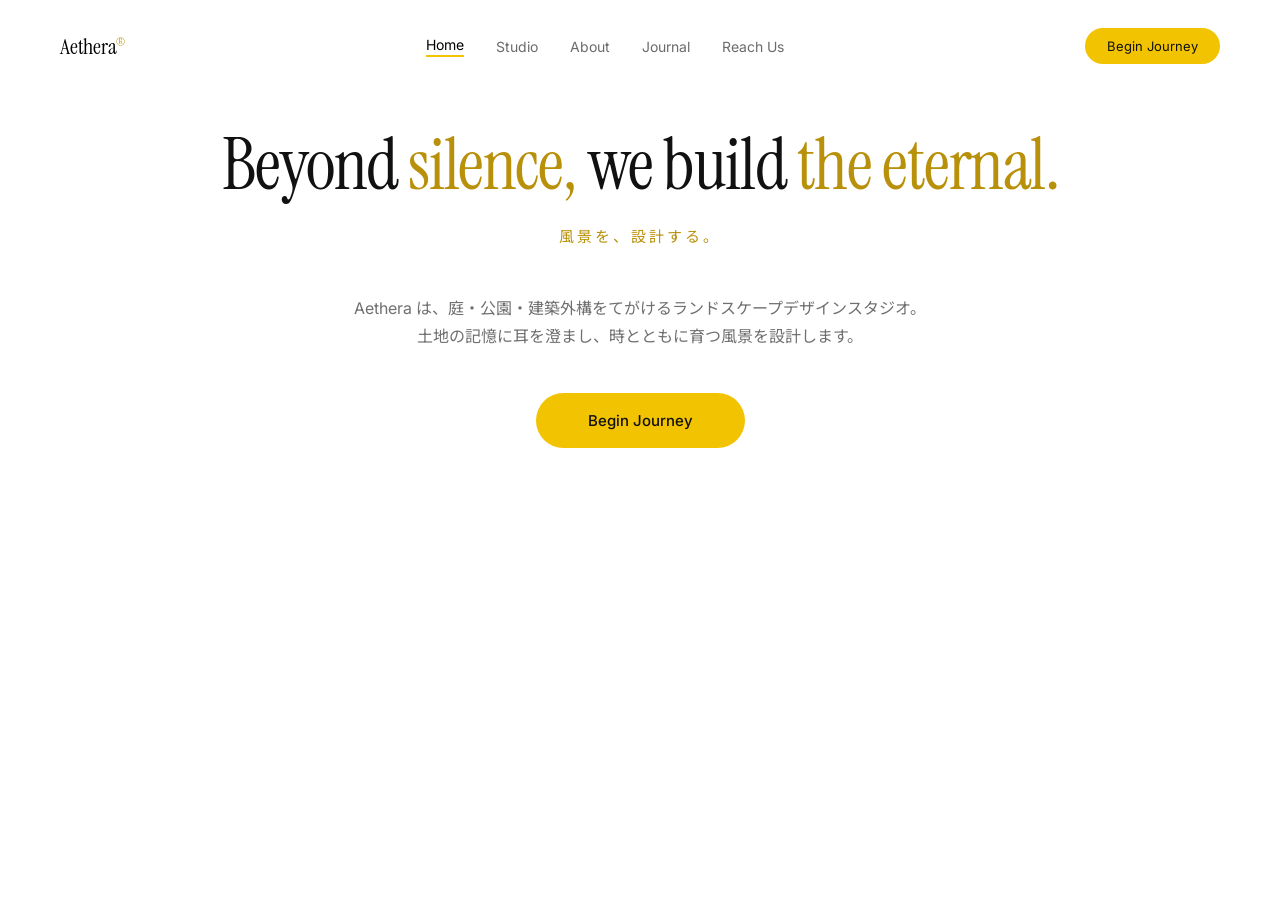
<file: 08/index.html>
<!DOCTYPE html>
<html lang="ja">
<head>
<meta charset="utf-8">
<meta name="viewport" content="width=device-width, initial-scale=1">
<title>Aethera — Beyond silence, we build the eternal.</title>
<link rel="preconnect" href="https://fonts.googleapis.com">
<link rel="preconnect" href="https://fonts.gstatic.com" crossorigin>
<link href="https://fonts.googleapis.com/css2?family=Instrument+Serif:ital@0;1&family=Inter:wght@400;500&family=Noto+Sans+JP:wght@400&display=swap" rel="stylesheet">
<script>
const HERO_VIDEO = "hero.mp4";
</script>
<style>
:root { --brand: #F2C300; --brand-deep: #B8900A; --brand-pale: #FFF6CC; }
html, body { margin: 0; padding: 0; background: #ffffff; }
a { color: #111; text-decoration: none; }
a:hover { color: #6b6b6b; }
button { font-family: 'Inter', Arial, sans-serif; }
.stage { position: relative; width: 100%; height: 100vh; overflow: hidden; background: #ffffff; font-family: 'Inter', Arial, sans-serif; }
.video { position: absolute; left: 0; right: 0; bottom: 0; height: 68vh; z-index: 0; opacity: 0; animation: riseIn 0.7s ease-out 0.3s forwards; }
.video video { width: 100%; height: 100%; object-fit: cover; object-position: center bottom; display: block; }
.video .fade { position: absolute; inset: 0; background: linear-gradient(to bottom, #ffffff 0%, rgba(255,255,255,0) 45%); }
nav { position: absolute; top: 28px; left: 0; right: 0; z-index: 1; display: flex; align-items: center; justify-content: space-between; padding: 0 60px; opacity: 0; animation: riseIn 0.7s ease-out 0s forwards; }
.logo { font-family: 'Instrument Serif', 'Times New Roman', serif; font-size: 22px; color: #000; letter-spacing: -0.01em; }
.logo sup { font-size: 0.5em; vertical-align: super; color: var(--brand-deep); }
.navlinks { display: flex; align-items: center; gap: 32px; font-size: 14px; }
.navlinks a { color: #6b6b6b; }
.navlinks a.current { color: #000; border-bottom: 2px solid var(--brand); padding-bottom: 2px; }
.cta { background: var(--brand); color: #111111; border: none; border-radius: 999px; padding: 10px 22px; font-size: 13px; cursor: pointer; transition: transform 0.2s ease, background 0.2s ease; }
.cta:hover { transform: scale(1.03); background: #FFD633; }
.burger { display: none; width: 40px; height: 40px; border-radius: 999px; background: #000; border: none; cursor: pointer; flex-direction: column; align-items: center; justify-content: center; gap: 4px; padding: 0; }
.burger span { display: block; width: 16px; height: 1.5px; background: #fff; }
.menu { position: absolute; inset: 0; z-index: 3; background: #fff; display: none; flex-direction: column; align-items: center; justify-content: center; gap: 28px; }
.menu.open { display: flex; }
.menu .close { position: absolute; top: 28px; right: 24px; width: 40px; height: 40px; border-radius: 999px; background: #000; color: #fff; border: none; font-size: 18px; cursor: pointer; }
.menu a { font-size: 24px; color: #6b6b6b; }
.menu a.current { color: #000; }
.menu .cta-big { background: #000; color: #fff; border: none; border-radius: 999px; padding: 14px 36px; font-size: 15px; cursor: pointer; margin-top: 12px; }
.hero { position: absolute; top: 14%; left: 0; right: 0; z-index: 1; display: flex; flex-direction: column; align-items: center; text-align: center; padding: 0 60px; }
.hero h1 { margin: 0; font-family: 'Instrument Serif', 'Times New Roman', serif; font-size: clamp(40px, 5.6vw, 76px); font-weight: 400; letter-spacing: -0.02em; line-height: 1.1; color: #111; white-space: nowrap; max-width: 1400px; opacity: 0; animation: riseIn 0.7s ease-out 0.15s forwards; }
.hero h1 em { font-style: normal; color: var(--brand-deep); }
.tagline { margin: 20px 0 8px 0; font-family: 'Noto Sans JP', 'Hiragino Sans', 'Yu Gothic', sans-serif; font-size: 15px; font-weight: 400; letter-spacing: 0.2em; color: var(--brand-deep); text-align: center; opacity: 0; animation: riseIn 0.7s ease-out 0.1s forwards; }
.desc { margin: 40px 0 0 0; font-family: 'Noto Sans JP', 'Hiragino Sans', 'Yu Gothic', sans-serif; font-size: 16px; color: #6F6F6F; line-height: 1.7; max-width: 620px; opacity: 0; animation: riseIn 0.7s ease-out 0.3s forwards; }
.desc .en { font-family: 'Inter', Arial, sans-serif; }
.hero .cta-main { margin-top: 44px; background: var(--brand); color: #111111; border: none; border-radius: 999px; padding: 18px 52px; font-size: 15px; font-weight: 500; cursor: pointer; opacity: 0; animation: riseIn 0.7s ease-out 0.45s forwards; transition: transform 0.2s ease, background 0.2s ease; }
.hero .cta-main:hover { transform: scale(1.03); background: #FFD633; }
@keyframes riseIn { from { opacity: 0; transform: translateY(16px); } to { opacity: 1; transform: translateY(0); } }
@media (max-width: 900px) {
  .navlinks, .cta { display: none; }
  .burger { display: flex; }
  .hero { padding-left: 24px; padding-right: 24px; }
  .hero h1 { white-space: normal; }
  .video { height: 50vh; }
}
</style>
</head>
<body>
<div class="stage">

  <div class="video">
    <video id="hero-video" autoplay muted loop playsinline></video>
    <div class="fade"></div>
  </div>

  <nav>
    <div class="logo">Aethera<sup>®</sup></div>
    <div class="navlinks">
      <a href="#" class="current">Home</a>
      <a href="#">Studio</a>
      <a href="#">About</a>
      <a href="#">Journal</a>
      <a href="#">Reach Us</a>
    </div>
    <button class="cta">Begin Journey</button>
    <button class="burger" id="burger" aria-label="Menu"><span></span><span></span><span></span></button>
  </nav>

  <div class="menu" id="menu">
    <button class="close" id="menu-close" aria-label="Close">×</button>
    <a href="#" class="current">Home</a>
    <a href="#">Studio</a>
    <a href="#">About</a>
    <a href="#">Journal</a>
    <a href="#">Reach Us</a>
    <button class="cta-big">Begin Journey</button>
  </div>

  <div class="hero">
    <h1>Beyond <em>silence,</em> we build <em>the eternal.</em></h1>
    <p class="tagline">風景を、設計する。</p>
    <p class="desc"><span class="en">Aethera</span> は、庭・公園・建築外構をてがけるランドスケープデザインスタジオ。<br>土地の記憶に耳を澄まし、時とともに育つ風景を設計します。</p>
    <button class="cta-main">Begin Journey</button>
  </div>

</div>
<script>
(function(){
  var v = document.getElementById('hero-video');
  v.src = HERO_VIDEO;
  v.muted = true; v.loop = true;
  v.playbackRate = 1.6; // 動きを速める（元の20秒ループを約12.5秒で再生）
  v.addEventListener('loadedmetadata', function(){ v.playbackRate = 1.6; });
  var p = v.play(); if (p && p.catch) p.catch(function(){});
  var menu = document.getElementById('menu');
  var toggle = function(){ menu.classList.toggle('open'); };
  document.getElementById('burger').addEventListener('click', toggle);
  document.getElementById('menu-close').addEventListener('click', toggle);
  menu.querySelectorAll('a').forEach(function(a){ a.addEventListener('click', toggle); });
})();
</script>
</body>
</html>
</file>
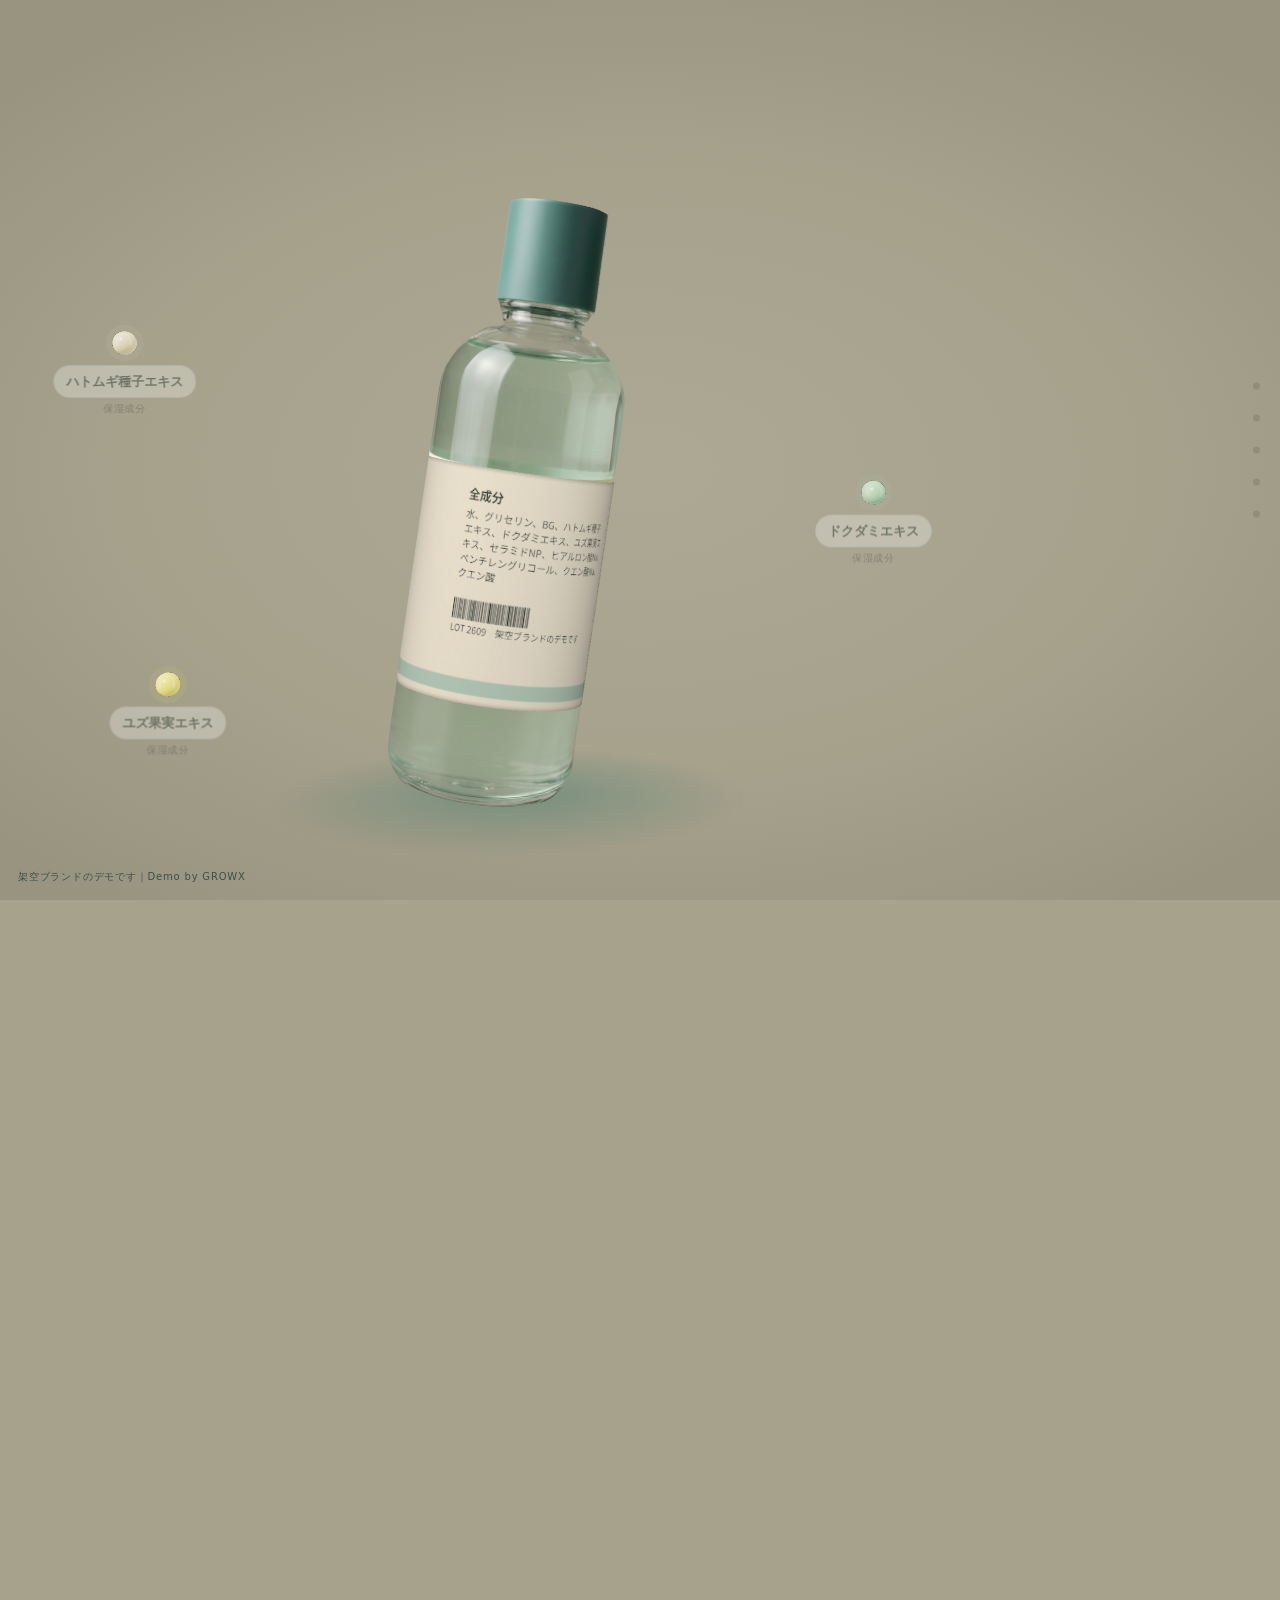
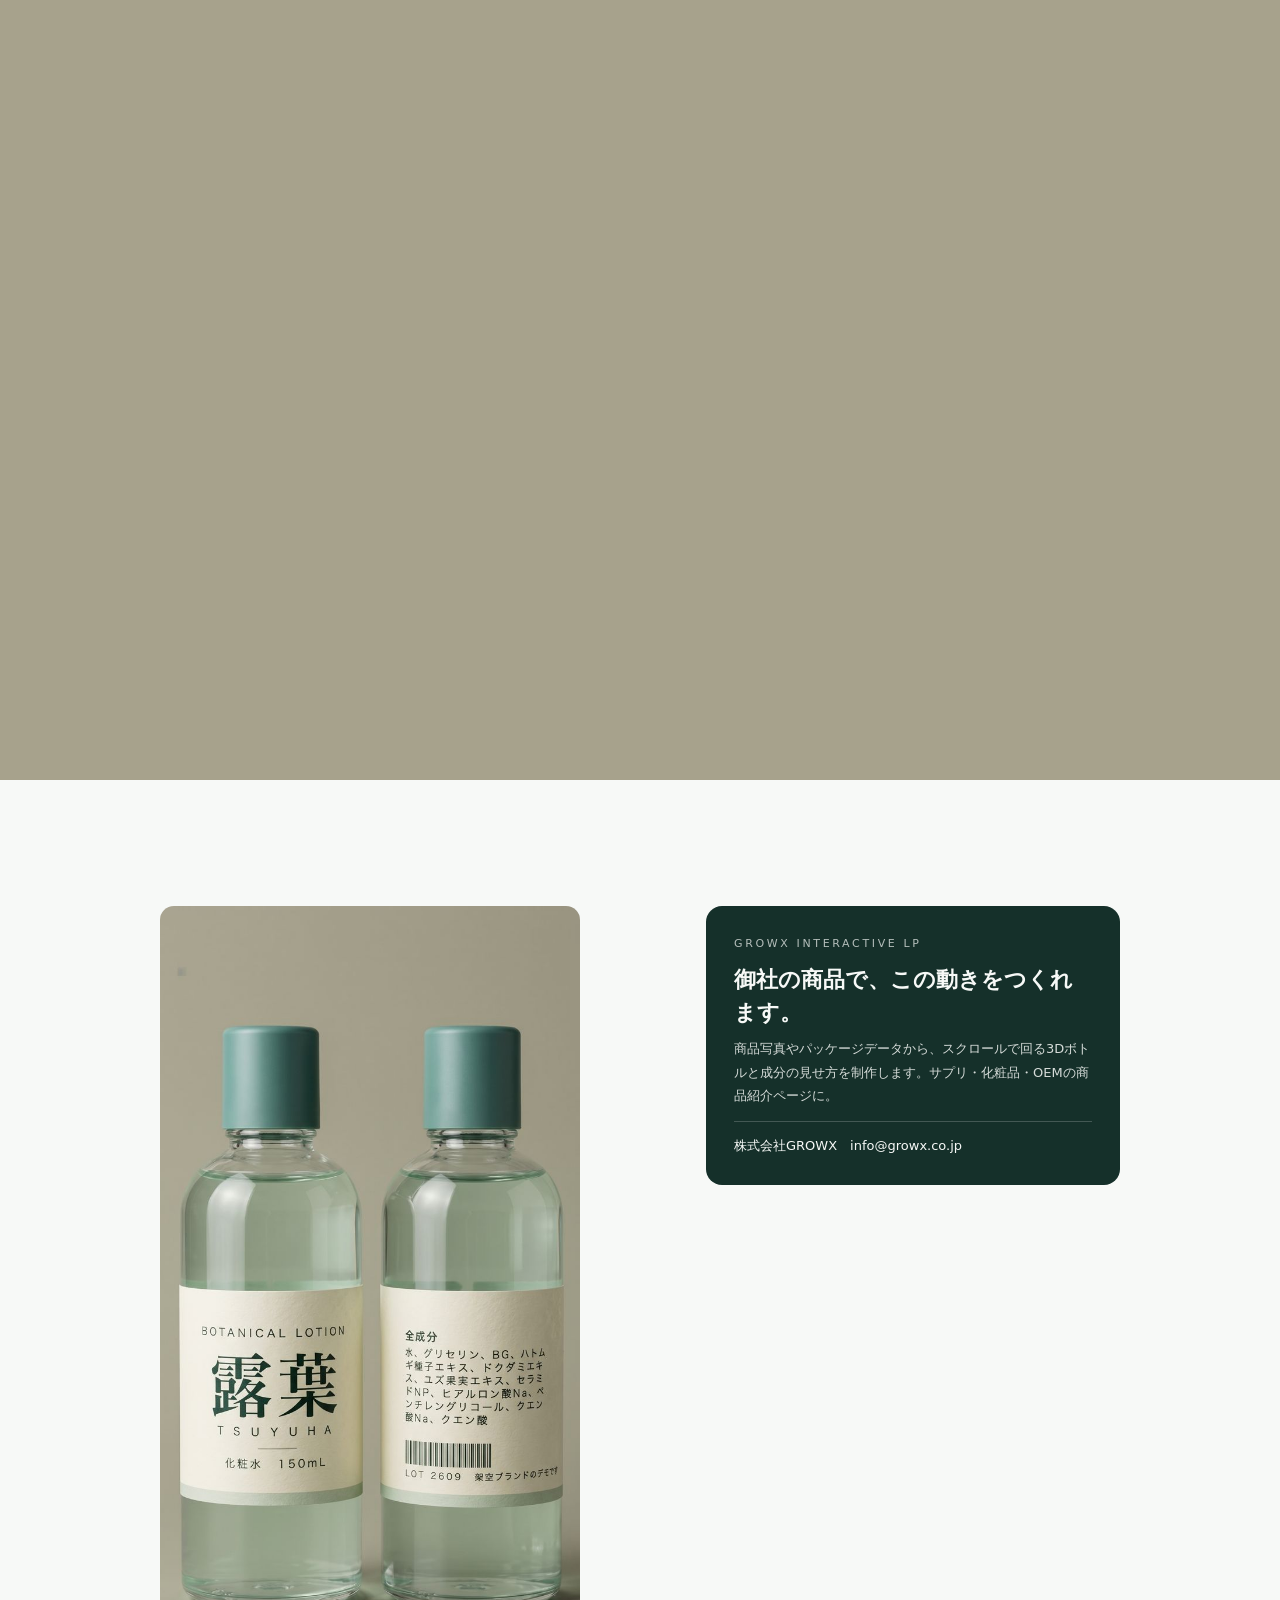
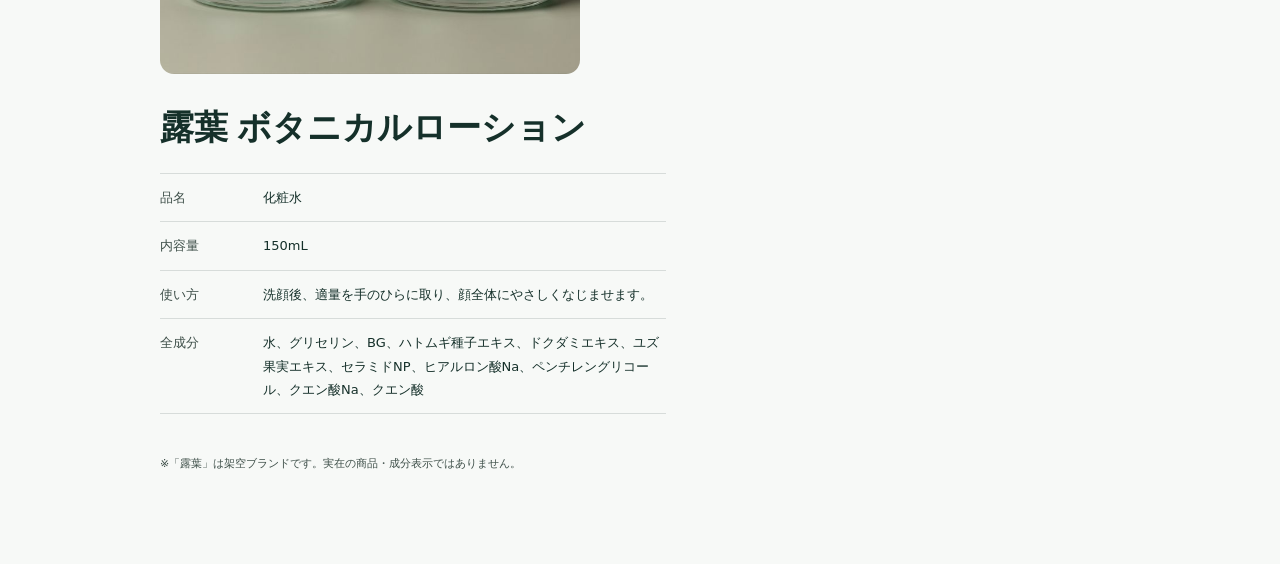
<file: 10/index.html>
<!doctype html>
<html lang="ja">
<head>
<meta charset="utf-8">
<meta name="viewport" content="width=device-width,initial-scale=1,viewport-fit=cover">
<title>露葉 ローションLP</title>
<style>
body{margin:0}
/* Layout: fixed WebGL stage (glass bottle turning with scroll) + HTML copy panels; 5 snap stops, ingredient pearls orbit then sink into the bottle */
:root{
  --ink:#15302A; --sub:#3E4F49; --paper:#F7F9F7; --line:rgba(21,48,42,.14); --amber:#A96F25; --bg:#A7A28C;
  --display:"Hiragino Mincho ProN","Yu Mincho","YuMincho","Noto Serif JP",serif;
  --body:"Hiragino Sans","Yu Gothic","YuGothic","Noto Sans JP",system-ui,sans-serif;
  color-scheme:light;
}
*{box-sizing:border-box}
html{scroll-snap-type:y proximity}
html,body{background:var(--bg);color:var(--ink)}
body{font-family:var(--body);line-height:1.8;overflow-x:hidden}
.scrolly{position:relative;height:620vh}
.snap{position:absolute;left:0;width:1px;height:1px;scroll-snap-align:start}
.stage{position:sticky;top:0;height:100vh;height:100svh;overflow:hidden;background:radial-gradient(70% 60% at 50% 52%,#ADA894 0%,#A7A28C 55%,#999480 100%)}
#gl{position:absolute;inset:0;width:100%;height:100%;display:block}
.ov{position:absolute;inset:0;pointer-events:none}
.intro{position:absolute;left:0;right:0;top:7vh;text-align:center;padding-inline:16px;transition:opacity .6s,transform .8s}
.intro .eb{font-size:11px;letter-spacing:.4em;color:var(--sub)}
.intro h1{font-family:var(--display);font-weight:600;font-size:clamp(46px,8vw,104px);letter-spacing:.3em;text-indent:.3em;margin:.05em 0 0;line-height:1.1}
.intro .en{font-size:11px;letter-spacing:.6em;color:var(--sub)}
.cue{position:absolute;left:50%;bottom:3.5vh;transform:translateX(-50%);font-size:10px;letter-spacing:.3em;color:var(--sub);text-align:center;transition:opacity .4s}
.cue i{display:block;width:1px;height:36px;margin:6px auto 0;background:var(--ink);transform-origin:top;animation:cue 1.8s ease-in-out infinite}
@keyframes cue{0%{transform:scaleY(0)}50%{transform:scaleY(1)}100%{transform:scaleY(1);opacity:0}}
.gone{opacity:0!important;transform:translateY(-14px)}

.chip{position:absolute;left:0;top:0;white-space:nowrap;text-align:center;will-change:transform,opacity;opacity:0}
.chip .n{display:inline-block;font-size:13px;font-weight:600;background:rgba(247,249,247,.86);border:1px solid var(--line);border-radius:30px;padding:4px 12px;
  -webkit-backdrop-filter:blur(6px);backdrop-filter:blur(6px)}
.chip .t{display:block;font-size:10px;color:var(--sub);letter-spacing:.08em;margin-top:2px}

.panel{position:absolute;top:50%;width:min(380px,32vw);opacity:0;transform:translateY(-44%);transition:opacity .6s,transform .9s cubic-bezier(.2,.8,.2,1)}
.panel.on{opacity:1;transform:translateY(-50%)}
.panel.r{left:63%}.panel.l{left:6%}
.panel .eb{font-size:11px;letter-spacing:.24em;color:var(--amber);font-weight:700}
.panel .no{font-family:var(--display);font-size:56px;line-height:1;color:var(--ink);opacity:.14;display:block;margin-bottom:10px}
.panel h2{word-break:keep-all;overflow-wrap:anywhere;font-family:var(--display);font-weight:600;font-size:clamp(22px,2.5vw,32px);line-height:1.55;margin:.4em 0 .5em;text-wrap:balance}
.panel p{margin:0;font-size:14px;color:var(--sub)}
.panel.fin{left:50%;top:auto;bottom:7vh;width:min(560px,90vw);text-align:center;transform:translate(-50%,16px)}
.panel.fin.on{transform:translate(-50%,0)}
.panel.fin h2{font-size:clamp(20px,2.2vw,28px);margin:.2em 0 .1em}

.nav{position:absolute;right:20px;top:50%;transform:translateY(-50%);display:flex;flex-direction:column;gap:12px;pointer-events:auto}
.nav button{all:unset;cursor:pointer;display:flex;align-items:center;justify-content:flex-end;gap:10px;font-size:11px;color:var(--sub);letter-spacing:.08em}
.nav button span{opacity:0;transition:opacity .3s}
.nav button:hover span,.nav button.on span{opacity:1}
.nav button i{width:7px;height:7px;border-radius:50%;background:var(--line);transition:transform .3s,background .3s}
.nav button.on i{background:var(--ink);transform:scale(1.5)}
.nav button:focus-visible i{outline:2px solid var(--amber);outline-offset:3px}
.tag{position:absolute;left:18px;bottom:14px;font-size:10px;color:var(--sub);letter-spacing:.08em}

@media (max-width:1024px),(max-aspect-ratio:11/10){
  .panel,.panel.r,.panel.l{left:16px;right:16px;width:auto;top:auto;bottom:4.5svh;transform:translateY(16px);
    background:rgba(247,249,247,.9);padding:14px 18px;border-radius:14px;border:1px solid var(--line);-webkit-backdrop-filter:blur(8px);backdrop-filter:blur(8px)}
  .panel.on{transform:none}
  .panel.fin{left:16px;transform:translateY(16px);width:auto}.panel.fin.on{transform:none}
  .panel .no{display:none}
  .panel h2{font-size:19px;margin:.25em 0 .25em}.panel p{font-size:12.5px;line-height:1.7}
  .chip .n{font-size:11px;padding:3px 9px}.chip .t{font-size:9px}
  .nav{right:8px}.nav button span{display:none}
  .intro{top:5svh}
  .tag{display:none}
}

.end{position:relative;padding:14vh 16px 10vh;background:var(--paper);scroll-snap-align:start}
.end-in{max-width:960px;margin:0 auto;display:grid;grid-template-columns:1.1fr .9fr;gap:40px}
@media (max-width:760px){.end-in{grid-template-columns:1fr}}
.shot{display:block;width:100%;max-width:420px;height:auto;border-radius:14px;margin:0 0 28px}
.end h3{font-family:var(--display);font-weight:600;font-size:clamp(24px,3vw,34px);margin:0 0 .6em;line-height:1.5}
.spec{border-top:1px solid var(--line);margin:0}
.spec div{display:grid;grid-template-columns:7em 1fr;gap:12px;padding:12px 0;border-bottom:1px solid var(--line);font-size:13px}
.spec dt{color:var(--sub)}.spec dd{margin:0;min-width:0}
.growx{background:var(--ink);color:var(--paper);border-radius:16px;padding:28px;align-self:start}
.growx .eb{font-size:11px;letter-spacing:.24em;opacity:.7}
.growx h4{font-family:var(--display);font-weight:600;font-size:22px;margin:.4em 0;line-height:1.5}
.growx p{font-size:13px;opacity:.85;margin:0 0 1em}
.growx .ct{font-size:13px;border-top:1px solid rgba(247,249,247,.2);padding-top:12px;user-select:all}
.note{max-width:960px;margin:40px auto 0;font-size:11px;color:var(--sub)}
.nogl{position:absolute;inset:0;display:grid;place-items:center;font-size:13px;color:var(--sub);padding:16px;text-align:center}
@media (prefers-reduced-motion:reduce){.panel,.intro{transition:none}.cue i{animation:none}}
</style>
</head>
<body>

<section class="scrolly" id="scrolly">
  <div class="snap"></div><div class="snap"></div><div class="snap"></div><div class="snap"></div><div class="snap"></div>
  <div class="stage" id="stage">
    <canvas id="gl"></canvas>
    <div class="ov">
      <div class="intro" id="intro">
        <div class="eb">BOTANICAL LOTION</div>
        <h1>露葉</h1>
        <div class="en">TSUYUHA</div>
      </div>
      <div id="chips"></div>

      <div class="panel r" data-st="1">
        <span class="no">01</span>
        <div class="eb">植物エキス</div>
        <h2>3つの植物エキスを、<br>ひとつのボトルに。</h2>
        <p>ハトムギ種子エキス、ドクダミエキス、ユズ果実エキスを保湿成分として配合しました。</p>
      </div>
      <div class="panel l" data-st="2">
        <span class="no">02</span>
        <div class="eb">保湿成分</div>
        <h2>肌にうるおいを与える、<br>3つの保湿成分。</h2>
        <p>セラミドNP、ヒアルロン酸Na、グリセリン。洗顔後、手のひらに500円玉大を取ってなじませます。</p>
      </div>
      <div class="panel r" data-st="3">
        <span class="no">03</span>
        <div class="eb">処方</div>
        <h2>香料・着色料・アルコール、<br>3つを使わない処方。</h2>
        <p>毎日肌に使うものだから、香料・着色料・エタノール（アルコール）を入れずにつくりました。</p>
      </div>
      <div class="panel fin" data-st="4">
        <div class="eb">TSUYUHA BOTANICAL LOTION　150mL</div>
        <h2>洗顔のあと、手のひらでなじませる一本。</h2>
      </div>

      <nav class="nav" id="nav" aria-label="セクション">
        <button type="button"><span>はじめに</span><i></i></button>
        <button type="button"><span>植物エキス</span><i></i></button>
        <button type="button"><span>保湿成分</span><i></i></button>
        <button type="button"><span>処方</span><i></i></button>
        <button type="button"><span>商品</span><i></i></button>
      </nav>
      <div class="cue" id="cue">SCROLL<i></i></div>
      <div class="tag">架空ブランドのデモです｜Demo by GROWX</div>
    </div>
  </div>
</section>

<section class="end">
  <div class="end-in">
    <div>
      <img class="shot" src="assets/photo.jpg" alt="露葉 ボタニカルローションのボトル正面と背面" width="720" height="1316">
      <h3>露葉 ボタニカルローション</h3>
      <dl class="spec">
        <div><dt>品名</dt><dd>化粧水</dd></div>
        <div><dt>内容量</dt><dd>150mL</dd></div>
        <div><dt>使い方</dt><dd>洗顔後、適量を手のひらに取り、顔全体にやさしくなじませます。</dd></div>
        <div><dt>全成分</dt><dd>水、グリセリン、BG、ハトムギ種子エキス、ドクダミエキス、ユズ果実エキス、セラミドNP、ヒアルロン酸Na、ペンチレングリコール、クエン酸Na、クエン酸</dd></div>
      </dl>
    </div>
    <div class="growx">
      <div class="eb">GROWX INTERACTIVE LP</div>
      <h4>御社の商品で、この動きをつくれます。</h4>
      <p>商品写真やパッケージデータから、スクロールで回る3Dボトルと成分の見せ方を制作します。サプリ・化粧品・OEMの商品紹介ページに。</p>
      <div class="ct">株式会社GROWX　info@growx.co.jp</div>
    </div>
  </div>
  <p class="note">※「露葉」は架空ブランドです。実在の商品・成分表示ではありません。</p>
</section>

<script src="assets/three.min.js"></script>
<script>
(function(){
var T=window.THREE,canvas=document.getElementById('gl'),stage=document.getElementById('stage');
var renderer;
try{renderer=new T.WebGLRenderer({canvas:canvas,antialias:true,alpha:true,powerPreference:'high-performance'})}catch(e){
  stage.insertAdjacentHTML('beforeend','<div class="nogl">この端末では3D表示を利用できません。</div>');return}
renderer.setClearColor(0x000000,0);renderer.setPixelRatio(Math.min(devicePixelRatio||1,2));
renderer.outputEncoding=T.sRGBEncoding;renderer.toneMapping=T.ACESFilmicToneMapping;renderer.toneMappingExposure=1.05;
var scene=new T.Scene(),camera=new T.PerspectiveCamera(30,1,0.1,100);camera.position.set(0,0.7,10);camera.lookAt(0,0.45,0);
var MIN="'Hiragino Mincho ProN','Yu Mincho','YuMincho','Noto Serif JP',serif",GO="'Hiragino Sans','Yu Gothic','YuGothic','Noto Sans JP',sans-serif";

/* environment: soft studio made of emissive panels */
(function(){var es=new T.Scene();es.background=new T.Color(0xc9d4ce);
  function box(w,h,x,y,z,c){var m=new T.Mesh(new T.PlaneGeometry(w,h),new T.MeshBasicMaterial({color:new T.Color(c).multiplyScalar(3),side:T.DoubleSide}));m.position.set(x,y,z);m.lookAt(0,0,0);es.add(m)}
  box(6,14,-8,2,4,0xffffff);box(3,14,8,1,2,0xf3fff8);box(14,4,0,9,0,0xffffff);box(10,6,0,-2,-9,0xdfe9e4);
  var pm=new T.PMREMGenerator(renderer);scene.environment=pm.fromScene(es,0.04).texture})();
var key=new T.DirectionalLight(0xffffff,1.1);key.position.set(-3,5,6);key.intensity=0.9;scene.add(key);

/* backdrop gradient (seen through the glass) */
var bgU={a:{value:new T.Color()},b:{value:new T.Color()}};
var bg=new T.Mesh(new T.PlaneGeometry(60,34),new T.ShaderMaterial({uniforms:bgU,depthWrite:false,
  vertexShader:'varying vec2 v;void main(){v=uv;gl_Position=projectionMatrix*modelViewMatrix*vec4(position,1.);}',
  fragmentShader:'uniform vec3 a;uniform vec3 b;varying vec2 v;void main(){float d=length((v-vec2(.5,.52))*vec2(1.6,1.));gl_FragColor=vec4(mix(a,b,smoothstep(0.,.55,d)),1.);}'}));
bg.position.set(0,0.45,-8);
var BG=[['#E4E3D6','#AEAC98'],['#EDE6D2','#C4B894'],['#E3EDEC','#A9C3C3'],['#EEEEE8','#C3C4B8'],['#E2E4D7','#A4A794']].map(function(p){return p.map(function(c){return new T.Color(c).convertSRGBToLinear()})});

/* label texture: unwrapped from product photo */
function labelTex(){var t=new T.TextureLoader().load('assets/label.jpg');t.encoding=T.sRGBEncoding;t.anisotropy=8;return t}
/* bottle */
var bottle=new T.Group(),inner=new T.Group();bottle.add(inner);scene.add(bottle);
function lathe(pts,seg){return new T.LatheGeometry(pts.map(function(p){return new T.Vector2(p[0],p[1])}),seg||96)}
/* bottle from product photo: glass + cap stay camera-fixed (lighting doesn't move), only the label turns */
var PROF={"y": [0.01142, 0.02447, 0.03752, 0.05057, 0.06363, 0.07668, 0.08973, 0.10278, 0.11583, 0.12888, 0.14193, 0.15499, 0.16804, 0.18109, 0.19414, 0.20719, 0.22024, 0.23329, 0.24634, 0.2594, 0.27245, 0.2855, 0.29855, 0.3116, 0.32465, 0.3377, 0.35076, 0.36381, 0.37686, 0.38991, 0.40296, 0.41601, 0.42906, 0.44212, 0.45517, 0.46822, 0.48127, 0.49432, 0.50737, 0.52042, 0.53348, 0.54653, 0.55958, 0.57263, 0.58568, 0.59873, 0.61178, 0.62483, 0.63789, 0.65094, 0.66399, 0.67704, 0.69009, 0.70314, 0.71619, 0.72925, 0.7423, 0.75535, 0.7684, 0.78145, 0.7945, 0.80755, 0.82061, 0.83366, 0.84671, 0.85976, 0.87281, 0.88586, 0.89891, 0.91196, 0.92502, 0.93807, 0.95112, 0.96417, 0.97722, 0.99027, 1.00332, 1.01638, 1.02943, 1.04248, 1.05553, 1.06858, 1.08163, 1.09468, 1.10774, 1.12079, 1.13384, 1.14689, 1.15994, 1.17299, 1.18604, 1.1991, 1.21215, 1.2252, 1.23825, 1.2513, 1.26435, 1.2774, 1.29045, 1.30351, 1.31656, 1.32961, 1.34266, 1.35571, 1.36876, 1.38181, 1.39487, 1.40792, 1.42097, 1.43402, 1.44707, 1.46012, 1.47317, 1.48623, 1.49928, 1.51233, 1.52538, 1.53843, 1.55148, 1.56453, 1.57759, 1.59064, 1.60369, 1.61674, 1.62979, 1.64284, 1.65589, 1.66894, 1.682, 1.69505, 1.7081, 1.72115, 1.7342, 1.74725, 1.7603, 1.77336, 1.78641, 1.79946, 1.81251, 1.82556, 1.83861, 1.85166, 1.86472, 1.87777, 1.89082, 1.90387, 1.91692, 1.92997, 1.94302, 1.95608, 1.96913, 1.98218, 1.99523, 2.00828, 2.02133, 2.03438, 2.04743, 2.06049, 2.07354, 2.08659, 2.09964, 2.11269, 2.12574, 2.13879, 2.15185, 2.1649, 2.17795, 2.191, 2.20405, 2.2171, 2.23015, 2.24321, 2.25626, 2.26931, 2.28236, 2.29541, 2.30846, 2.32151, 2.33456, 2.34762, 2.36067, 2.37372, 2.38677, 2.39982, 2.41287, 2.42592, 2.43898, 2.45203, 2.46508, 2.47813, 2.49118, 2.50423, 2.51728, 2.53034, 2.54339, 2.55644, 2.56949, 2.58254, 2.59559, 2.60864, 2.6217, 2.63475, 2.6478, 2.66085, 2.6739, 2.68695, 2.7, 2.71305, 2.72611, 2.73916, 2.75221, 2.76526, 2.77831, 2.79136, 2.80441, 2.81747, 2.83052, 2.84357, 2.85662, 2.86967, 2.88272, 2.89577, 2.90883, 2.92188, 2.93493, 2.94798, 2.96103, 2.97408, 2.98713, 3.00019, 3.01324, 3.02629, 3.03934, 3.05239, 3.06544, 3.07849, 3.09154, 3.1046, 3.11765, 3.1307, 3.14375, 3.1568, 3.16985, 3.1829, 3.19596, 3.20901, 3.22206, 3.23511, 3.24816, 3.26121, 3.27426, 3.28732, 3.30037, 3.31342, 3.32647, 3.33952], "r": [0.23182, 0.31883, 0.36705, 0.40077, 0.43449, 0.44813, 0.45865, 0.46916, 0.47968, 0.4875, 0.4933, 0.4991, 0.5049, 0.5098, 0.51234, 0.51488, 0.51742, 0.51995, 0.52, 0.52, 0.52, 0.52, 0.52, 0.52, 0.52, 0.52, 0.52, 0.52, 0.52, 0.52, 0.52, 0.52, 0.52, 0.52, 0.52, 0.52, 0.52, 0.52, 0.52, 0.52, 0.52, 0.52, 0.52, 0.52, 0.52, 0.52, 0.52, 0.52, 0.52, 0.52, 0.52, 0.52, 0.52, 0.52, 0.52, 0.52, 0.52, 0.52, 0.52, 0.52, 0.52, 0.52, 0.52, 0.52, 0.52, 0.52, 0.52, 0.52, 0.52, 0.52, 0.52, 0.52, 0.52, 0.52, 0.52, 0.52, 0.52, 0.52, 0.52, 0.52, 0.52, 0.52, 0.52, 0.52, 0.52, 0.52, 0.52, 0.52, 0.52, 0.52, 0.52, 0.52, 0.52, 0.52, 0.52, 0.52, 0.52, 0.52, 0.52, 0.52, 0.52, 0.52, 0.52, 0.52, 0.52, 0.52, 0.52, 0.52, 0.52, 0.52, 0.52, 0.52, 0.52, 0.52, 0.52, 0.52, 0.52, 0.52, 0.52, 0.52, 0.52, 0.52, 0.52, 0.52, 0.52, 0.52, 0.52, 0.52, 0.52, 0.52, 0.52, 0.52, 0.52, 0.52, 0.52, 0.52, 0.52, 0.52, 0.52, 0.52, 0.52, 0.52, 0.52, 0.52, 0.52, 0.52, 0.52, 0.52, 0.52, 0.52, 0.52, 0.52, 0.52, 0.52, 0.52, 0.52, 0.52, 0.52, 0.52, 0.52, 0.52, 0.52, 0.52, 0.52, 0.52, 0.52, 0.52, 0.52, 0.51978, 0.51945, 0.51913, 0.5188, 0.51847, 0.51718, 0.51578, 0.51438, 0.51213, 0.50923, 0.50633, 0.50343, 0.49964, 0.49348, 0.48732, 0.48116, 0.47499, 0.46812, 0.46123, 0.45434, 0.44746, 0.4371, 0.42514, 0.41318, 0.40121, 0.38925, 0.37728, 0.36324, 0.3491, 0.33454, 0.31589, 0.28856, 0.24941, 0.2245, 0.22213, 0.22539, 0.22865, 0.23386, 0.2392, 0.24444, 0.24946, 0.25448, 0.26119, 0.27532, 0.27868, 0.27868, 0.27868, 0.27868, 0.27868, 0.27868, 0.27868, 0.27868, 0.27868, 0.27868, 0.27868, 0.27868, 0.27868, 0.27868, 0.27868, 0.27868, 0.27868, 0.27868, 0.27868, 0.27868, 0.27868, 0.27868, 0.27868, 0.27868, 0.27868, 0.27868, 0.27868, 0.27868, 0.27868, 0.27868, 0.27868, 0.27868, 0.27868, 0.27868, 0.27868, 0.27868, 0.27868, 0.27868, 0.27868, 0.27868, 0.27782, 0.27344, 0.23801, 0.0], "ly0": 0.59784, "ly1": 1.85269},labelSpin=new T.Group();
(function(){var pts=PROF.y.map(function(y,i){return new T.Vector2(Math.max(PROF.r[i],0.0001),y)});
  var tl=new T.TextureLoader();function tx(src){var t=tl.load(src);t.encoding=T.sRGBEncoding;t.anisotropy=8;return t}
  inner.add(new T.Mesh(new T.LatheGeometry(pts,256,-Math.PI/2,Math.PI*2),new T.MeshBasicMaterial({map:tx('assets/shell.jpg'),toneMapped:false})));
  var LR=0.5212,LH=PROF.ly1-PROF.ly0,LY=(PROF.ly0+PROF.ly1)/2;
  var lab=new T.Mesh(new T.CylinderGeometry(LR,LR,LH,256,1,true,-Math.PI/2,Math.PI*2),new T.MeshBasicMaterial({map:tx('assets/label.jpg'),toneMapped:false}));
  lab.position.y=LY;labelSpin.add(lab);inner.add(labelSpin);
  var shade=new T.Mesh(new T.CylinderGeometry(LR+0.0008,LR+0.0008,LH,256,1,true,-Math.PI/2,Math.PI*2),new T.MeshBasicMaterial({map:tx('assets/label-shade.jpg'),toneMapped:false,transparent:true,
    blending:T.CustomBlending,blendEquation:T.AddEquation,blendSrc:T.DstColorFactor,blendDst:T.ZeroFactor,depthWrite:false,polygonOffset:true,polygonOffsetFactor:-4,polygonOffsetUnits:-4}));
  shade.position.y=LY;shade.renderOrder=3;inner.add(shade)})();
inner.position.y=-1.4;

/* contact shadow */
var sc=document.createElement('canvas');sc.width=sc.height=256;var sg=sc.getContext('2d');var gr=sg.createRadialGradient(128,128,0,128,128,128);
gr.addColorStop(0,'rgba(20,45,38,.55)');gr.addColorStop(1,'rgba(20,45,38,0)');sg.fillStyle=gr;sg.fillRect(0,0,256,256);
var shadow=new T.Mesh(new T.PlaneGeometry(2.6,2.6),new T.MeshBasicMaterial({map:new T.CanvasTexture(sc),transparent:true,depthWrite:false}));
shadow.rotation.x=-Math.PI/2;scene.add(shadow);

/* ingredient pearls */
var LAYERS=[
  [['ハトムギ種子エキス','保湿成分','#C4A052'],['ドクダミエキス','保湿成分','#4E8A4A'],['ユズ果実エキス','保湿成分','#E7B814']],
  [['セラミドNP','保湿成分','#E8CFA8'],['ヒアルロン酸Na','保湿成分','#6FB3DA'],['グリセリン','保湿成分','#BFD6E3']],
  [['無香料','香料を使っていません','#FFFFFF'],['無着色','着色料を使っていません','#FFFFFF'],['アルコールフリー','エタノール不使用','#FFFFFF']]];
var ANCH=[[-1.5,1.05,0.4],[1.45,0.25,0.5],[-1.3,-0.75,0.6]];
var chipsEl=document.getElementById('chips'),pearls=[];
LAYERS.forEach(function(L,li){L.forEach(function(d,k){
  var m=new T.Mesh(new T.SphereGeometry(0.17,48,32),new T.MeshPhysicalMaterial({color:new T.Color(d[2]),roughness:0.28,clearcoat:1,clearcoatRoughness:0.08,envMapIntensity:0.6}));
  var halo=new T.Mesh(new T.SphereGeometry(0.26,32,16),new T.MeshBasicMaterial({color:new T.Color(d[2]),transparent:true,opacity:0.12,depthWrite:false}));m.add(halo);
  m.scale.setScalar(0.001);scene.add(m);
  var el=document.createElement('div');el.className='chip';el.innerHTML='<span class="n">'+d[0]+'</span><span class="t">'+d[1]+'</span>';chipsEl.appendChild(el);
  pearls.push({m:m,el:el,li:li,k:k,ph:Math.random()*6.28})})});

/* scroll + stops */
var scrolly=document.getElementById('scrolly'),snaps=[].slice.call(document.querySelectorAll('.snap'));
var STOPS=[0,0.25,0.5,0.75,1];
function layoutSnaps(){var tot=scrolly.offsetHeight-innerHeight;snaps.forEach(function(s,i){s.style.top=(STOPS[i]*tot)+'px'})}
var navBtns=[].slice.call(document.querySelectorAll('#nav button'));
navBtns.forEach(function(b,i){b.addEventListener('click',function(){var tot=scrolly.offsetHeight-innerHeight;scrollTo({top:scrolly.offsetTop+STOPS[i]*tot,behavior:'smooth'})})});
function clamp(v,a,b){return Math.max(a,Math.min(b,v))}
function ss(t){t=clamp(t,0,1);return t*t*(3-2*t)}
function keyf(p,V){for(var i=1;i<STOPS.length;i++){if(p<=STOPS[i]){var a=STOPS[i-1],b=STOPS[i];var k=ss((p-a)/(b-a));
  // hold near stops, move between them
  k=ss(clamp(((p-a)/(b-a)-0.2)/0.6,0,1));return V[i-1]+(V[i]-V[i-1])*k}}return V[V.length-1]}
function target(){var r=scrolly.getBoundingClientRect(),tot=scrolly.offsetHeight-innerHeight;return tot>0?clamp(-r.top/tot,0,1):0}

var W=0,H=0,mobile=false,halfW=4;
function resize(){W=stage.clientWidth;H=stage.clientHeight;renderer.setSize(W,H,false);camera.aspect=W/H;camera.updateProjectionMatrix();
  mobile=W<=1024||W/H<1.1;halfW=Math.tan(15*Math.PI/180)*10*camera.aspect;layoutSnaps()}
addEventListener('resize',resize);resize();

var intro=document.getElementById('intro'),cue=document.getElementById('cue'),panels=[].slice.call(document.querySelectorAll('.panel'));
var spin=0,spinV=0,cur=target(),prev=cur,lean=0,mx=0,my=0,tmx=0,tmy=0,stopIdx=-1,t0=performance.now();
var reduce=matchMedia('(prefers-reduced-motion: reduce)').matches;
addEventListener('pointermove',function(e){if(e.pointerType!=='mouse')return;tmx=e.clientX/innerWidth-.5;tmy=e.clientY/innerHeight-.5});
var cA=new T.Color(),cB=new T.Color(),v3=new T.Vector3(),bc=new T.Vector3();

function setStop(i){if(i===stopIdx)return;stopIdx=i;
  panels.forEach(function(p){p.classList.toggle('on',+p.dataset.st===i)});
  navBtns.forEach(function(b,k){b.classList.toggle('on',k===i)});
  intro.classList.toggle('gone',i!==0);cue.classList.toggle('gone',i!==0)}

function frame(now){
  var time=(now-t0)/1000,tg=target();cur+=(tg-cur)*0.09;var vel=cur-prev;prev=cur;
  lean+=(clamp(vel*600,-0.16,0.16)-lean)*0.06;mx+=(tmx-mx)*0.05;my+=(tmy-my)*0.05;
  var drop=reduce?1:ss(time/1.6);
  var sx=mobile?0:halfW*0.3,X=keyf(cur,[0,-1,1,-1,0])*sx,S=keyf(cur,[1.0,1.1,1.1,1.1,1.2])*(mobile?0.72:1),Y=(mobile?0.75:0)+keyf(cur,[-0.35,0,0,0,0.05]);
  bottle.position.set(X,Y+(1-drop)*3.5+(reduce?0:Math.sin(time*1.1)*0.04),0);
  bottle.scale.setScalar(S);
  var tilt=keyf(cur,[0,-0.13,0.13,-0.11,0]);bottle.rotation.set(0,0,tilt+lean+(reduce?0:Math.sin(time*0.9)*0.015));
  var spT=cur*Math.PI*4+(1-drop)*-3+(reduce?0:Math.sin(time*0.6)*0.12)+mx*0.5;
  if(reduce){spin=spT}else{spinV+=(spT-spin)*0.06;spinV*=0.8;spin+=spinV}labelSpin.rotation.y=spin;
  shadow.position.set(X,Y-1.4*S-0.01+(1-drop)*0,0);shadow.material.opacity=0.35+0.65*drop;shadow.scale.setScalar(S*(0.6+0.4*drop));

  // backdrop color between stops
  var f=cur*4,i0=Math.floor(clamp(f,0,3.999)),k=ss(f-i0);
  cA.copy(BG[i0][0]).lerp(BG[i0+1][0],k);cB.copy(BG[i0][1]).lerp(BG[i0+1][1],k);bgU.a.value.copy(cA);bgU.b.value.copy(cB);

  // pearls
  bc.set(X,Y+0.1*S,0);
  pearls.forEach(function(o){
    var s=STOPS[o.li+1],ap=ss((cur-(s-0.14))/0.08),ab=ss((cur-(s+0.08))/0.08);
    var a=ANCH[o.k],fl=reduce?0:Math.sin(time*1.3+o.ph)*0.07;
    var ax=mobile?a[0]*Math.min(1,(halfW-0.3)/1.5):a[0];var px=X+ax*S,py=Y+a[1]*S+fl,pz=a[2];
    var ex=bc.x+(px-bc.x)*(1-ab),ey=bc.y+(py-bc.y)*(1-ab)+ab*0.6*S*(1-ab)*4,ez=pz*(1-ab);
    var sc2=ap*(1-ab*0.9)*S;o.m.visible=sc2>0.01;o.m.scale.setScalar(Math.max(sc2,0.001));o.m.position.set(ex+(1-ap)*a[0]*0.6,ey,ez);
    var op=ap*(1-ss(ab*2.5));
    if(op>0.01){v3.copy(o.m.position);v3.project(camera);var sx2=(v3.x*0.5+0.5)*W,sy2=(-v3.y*0.5+0.5)*H;
      o.el.style.opacity=op;o.el.style.transform='translate('+sx2.toFixed(1)+'px,'+(sy2+22).toFixed(1)+'px) translateX('+(mobile?(a[0]>0?-80:-20):-50)+'%)'}
    else o.el.style.opacity=0;
  });

  var si=0,best=9;STOPS.forEach(function(s,i){var d=Math.abs(cur-s);if(d<best){best=d;si=i}});setStop(best<0.09?si:(cur<0.05?0:-1));
    renderer.render(scene,camera);requestAnimationFrame(frame)}
requestAnimationFrame(frame);
})();
</script>

</body>
</html>
</file>
